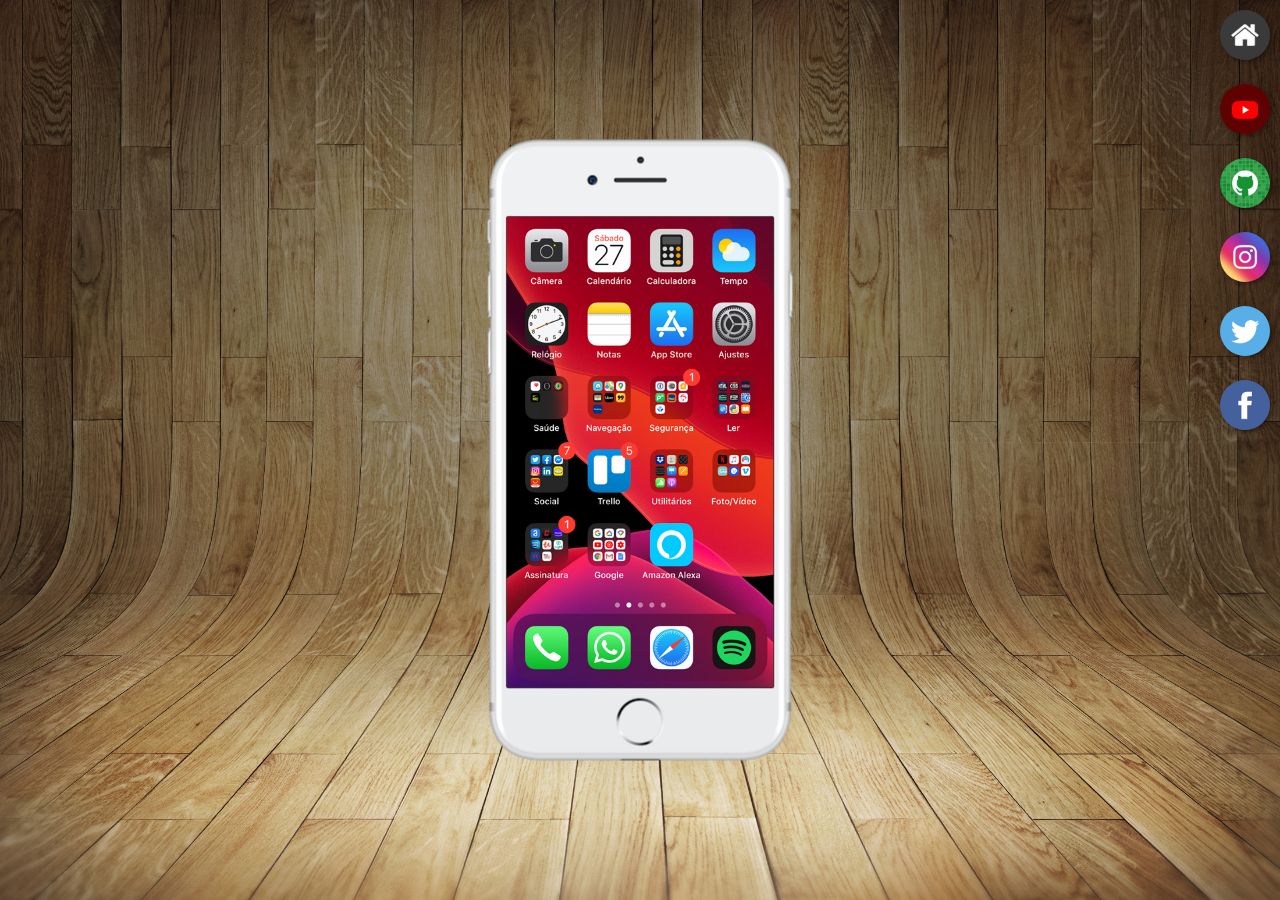
<file: index.html>
<!DOCTYPE html>
<html lang="pt-br">
<head>
    <meta charset="UTF-8">
    <meta name="viewport" content="width=device-width, initial-scale=1.0">
    <title>Projeto Redes Sociais</title>
    <link rel="shortcut icon" href="favicon.ico" type="image/x-icon">
    <link rel="stylesheet" href="estilos/style.css">

</head>
<body>
    <main>
        <section id="telefone">
            <iframe src="home.html" name="tela" id="tela" frameborder="0">
                Seu navegador não é compatível com isso.
            </iframe>
        </section>
        <section id="redes-sociais">
            <a href="home.html" target="tela"><img src="imagens/logo-home.jpg" alt=""></a><br>
            <a href="youtube.html" target="tela"><img src="imagens/logo-youtube.jpg" alt=""></a><br>
            <a href="github.html" target="tela"><img src="imagens/logo-github.jpg" alt=""></a><br>
            <a href="instagram.html" target="tela"><img src="imagens/logo-instagram.jpg" alt=""></a><br>
            <a href="twitter.html" target="tela"><img src="imagens/logo-twitter.jpg" alt=""></a><br>
            <a href="facebook.html" target="tela"><img src="imagens/logo-facebook.jpg" alt=""></a>            
        </section>
    </main>
</body>
</html>
</file>
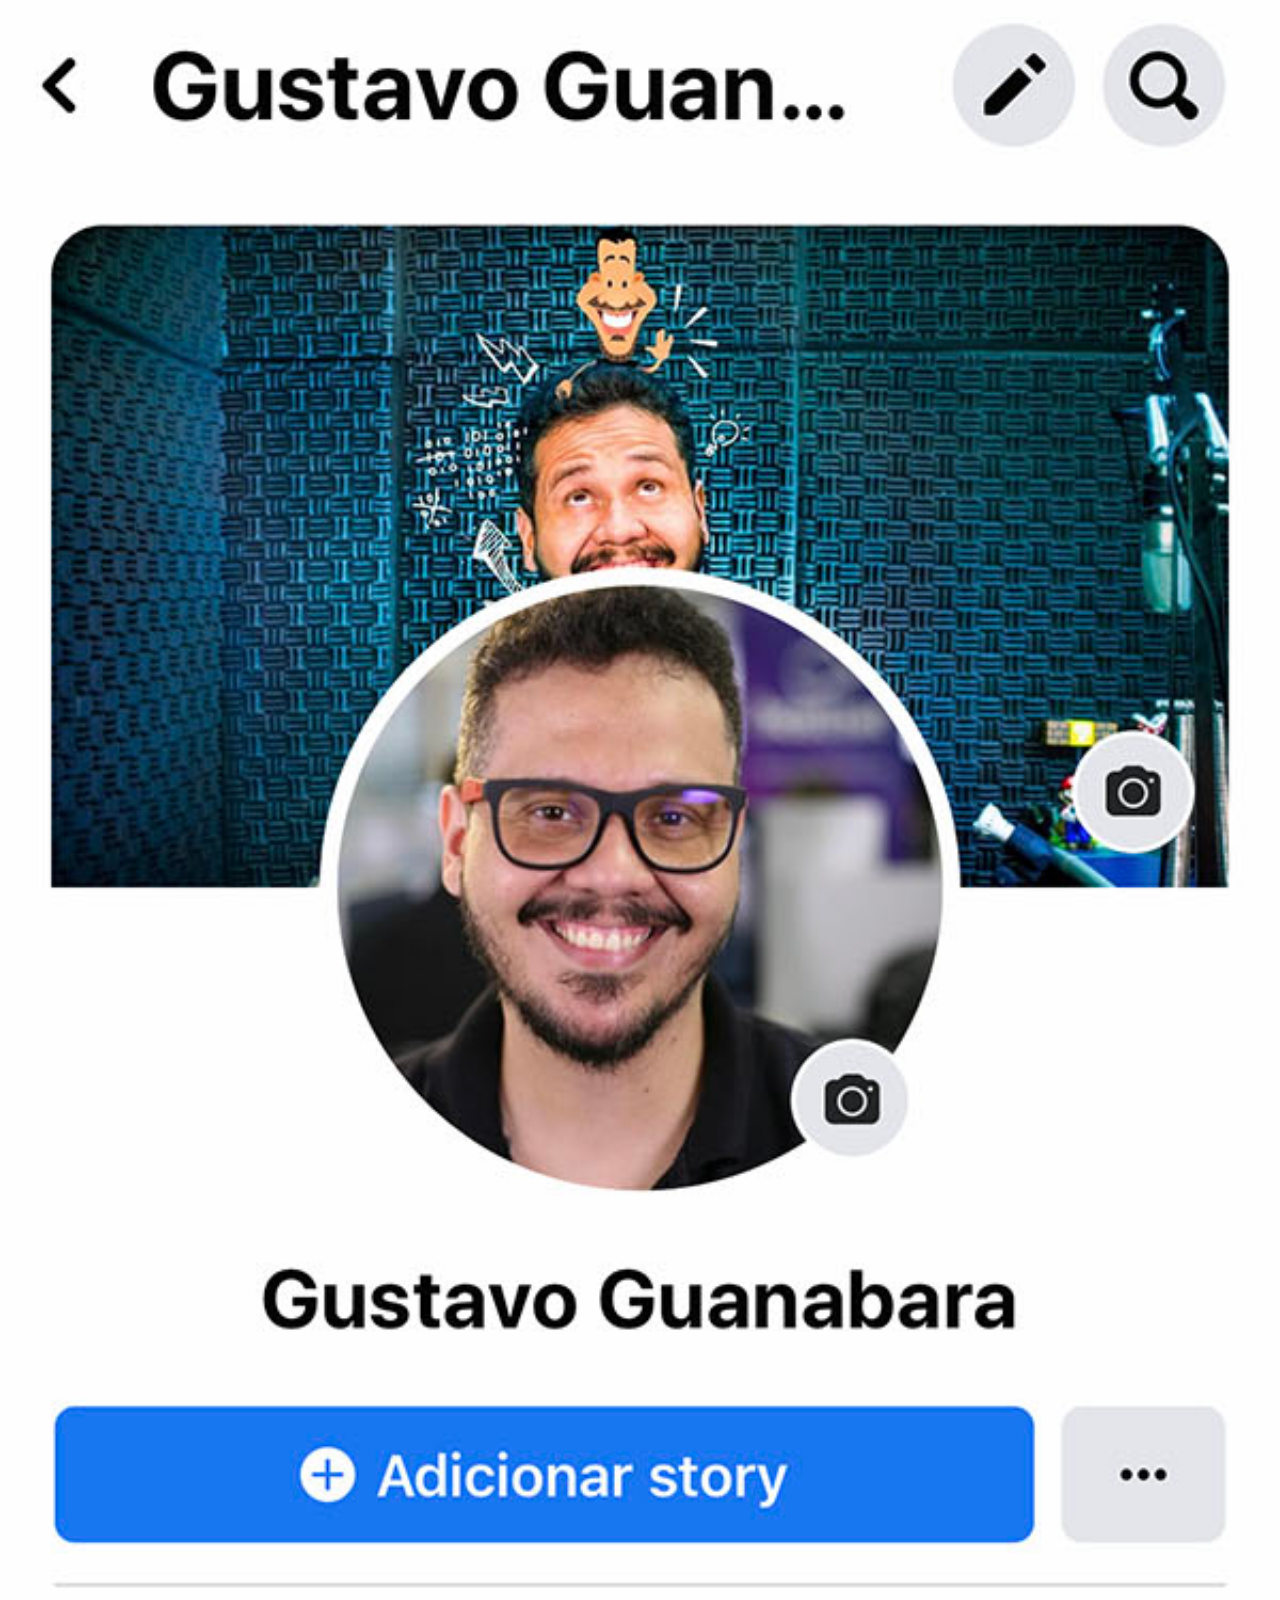
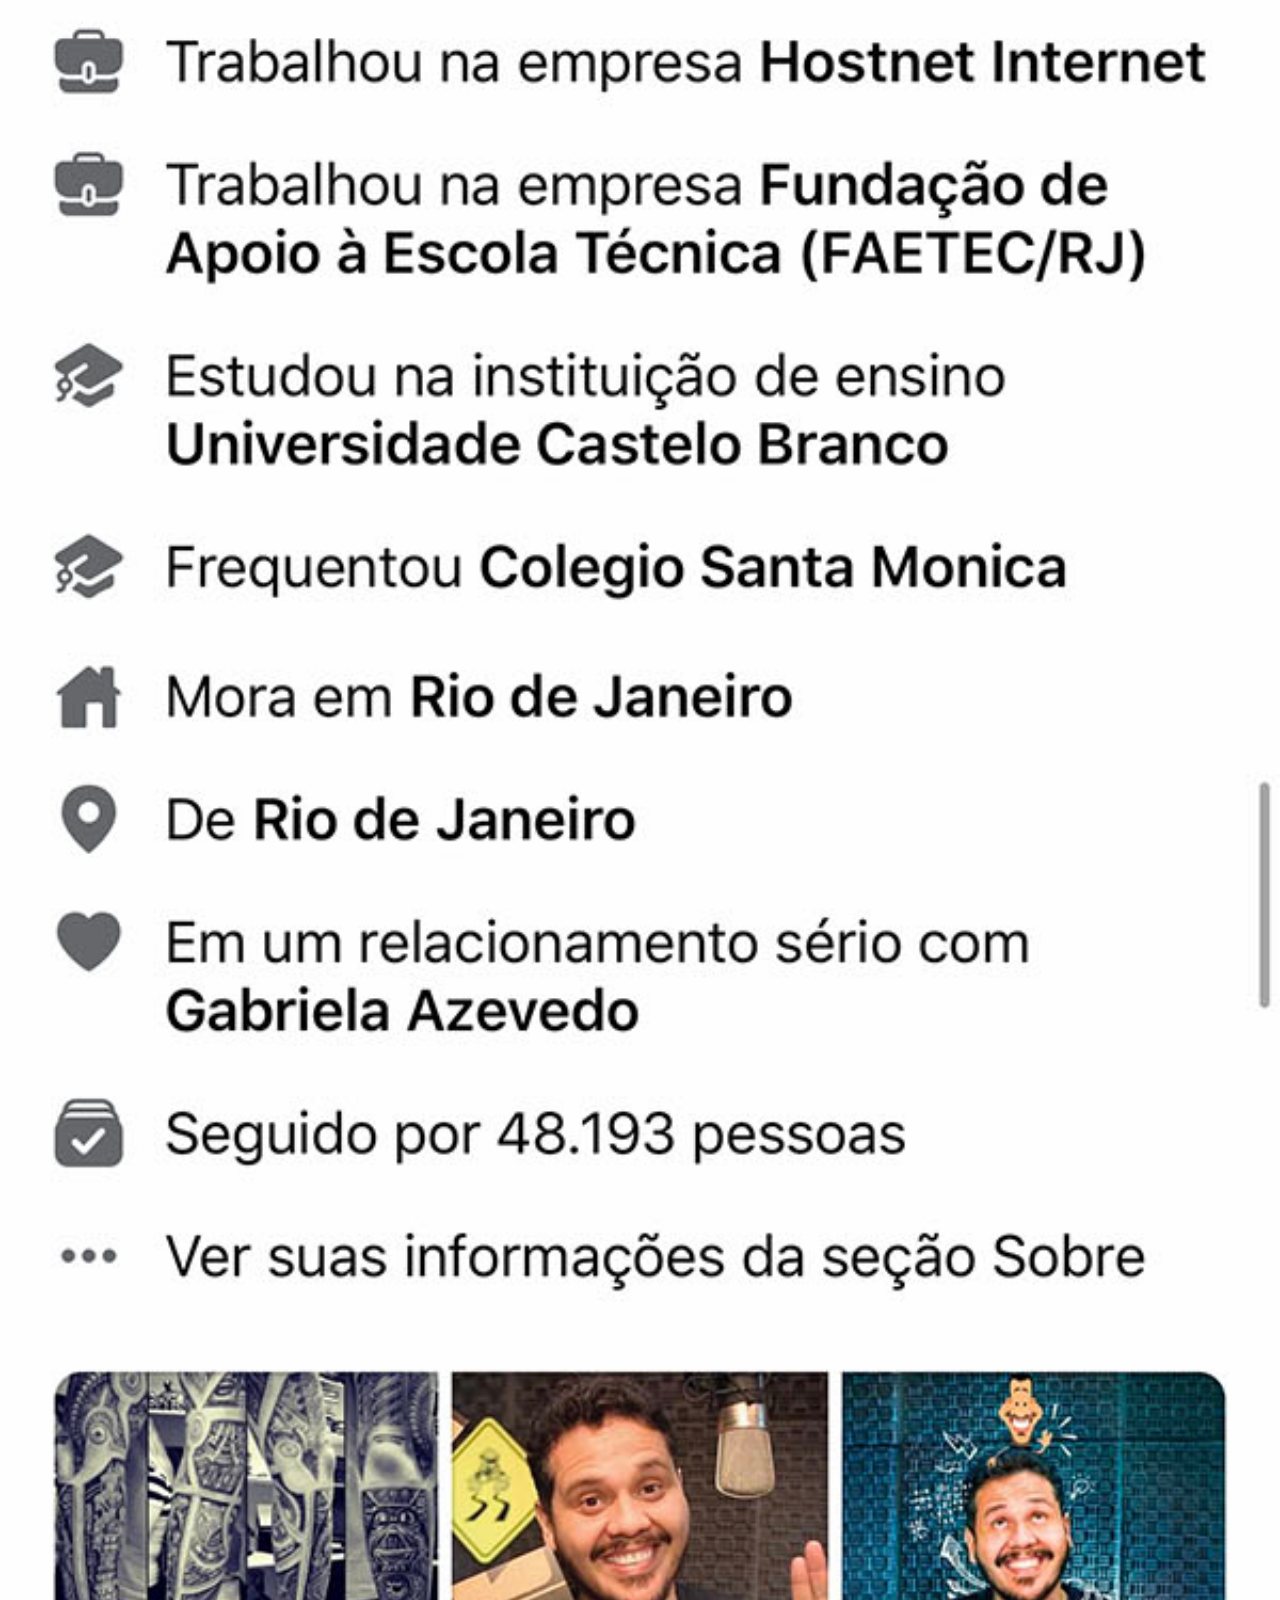
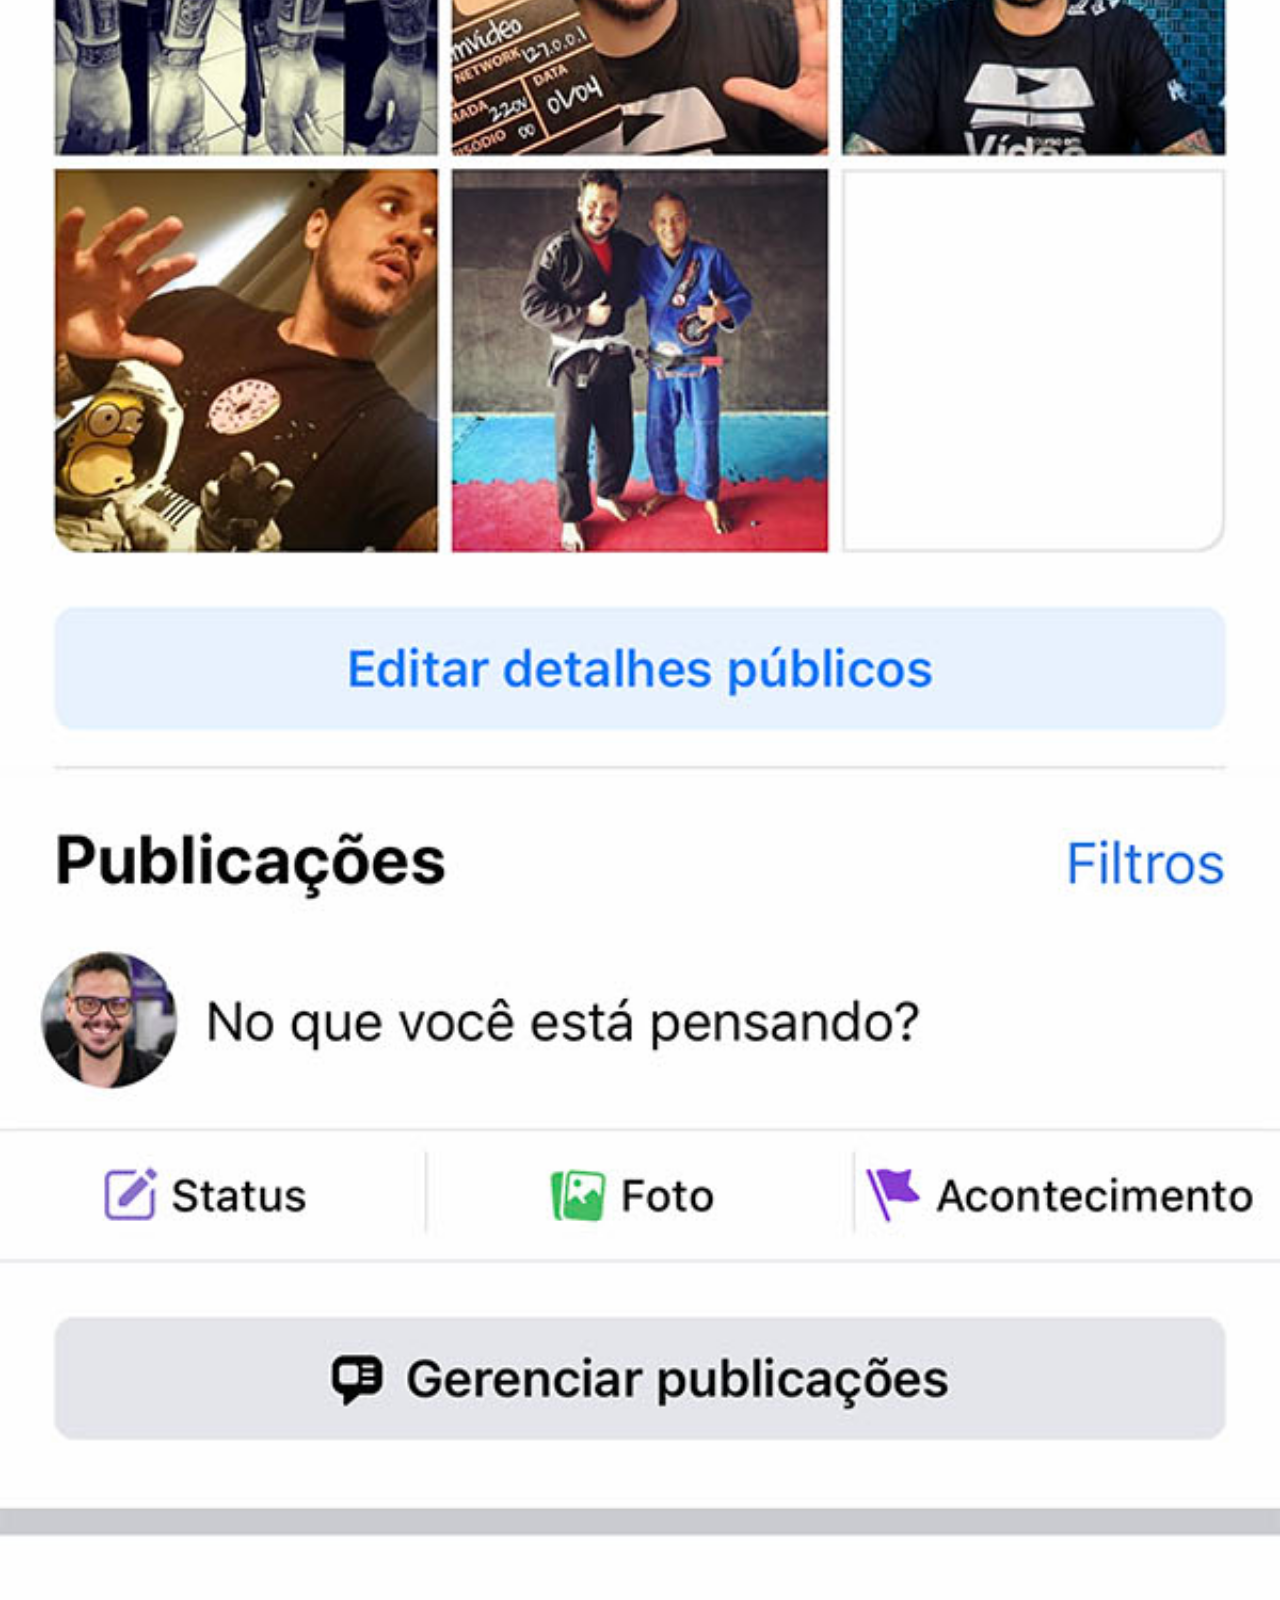
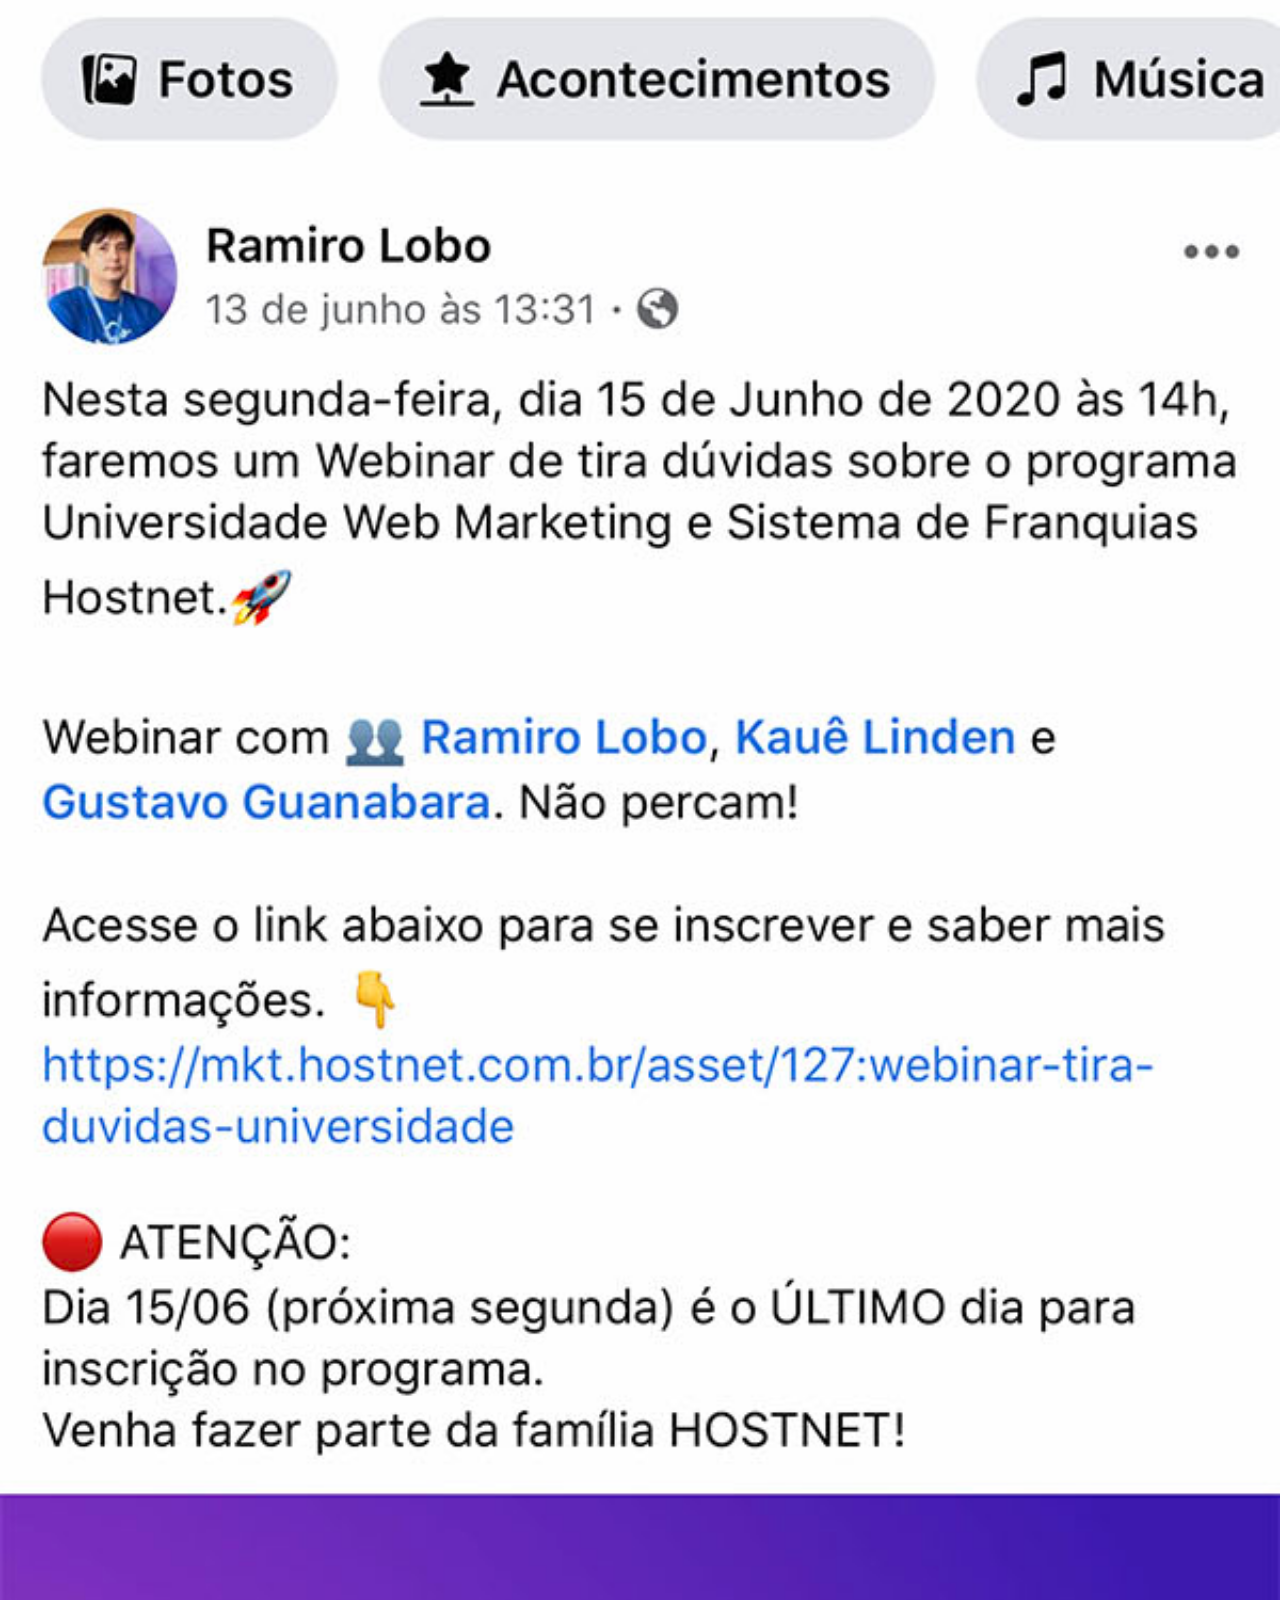
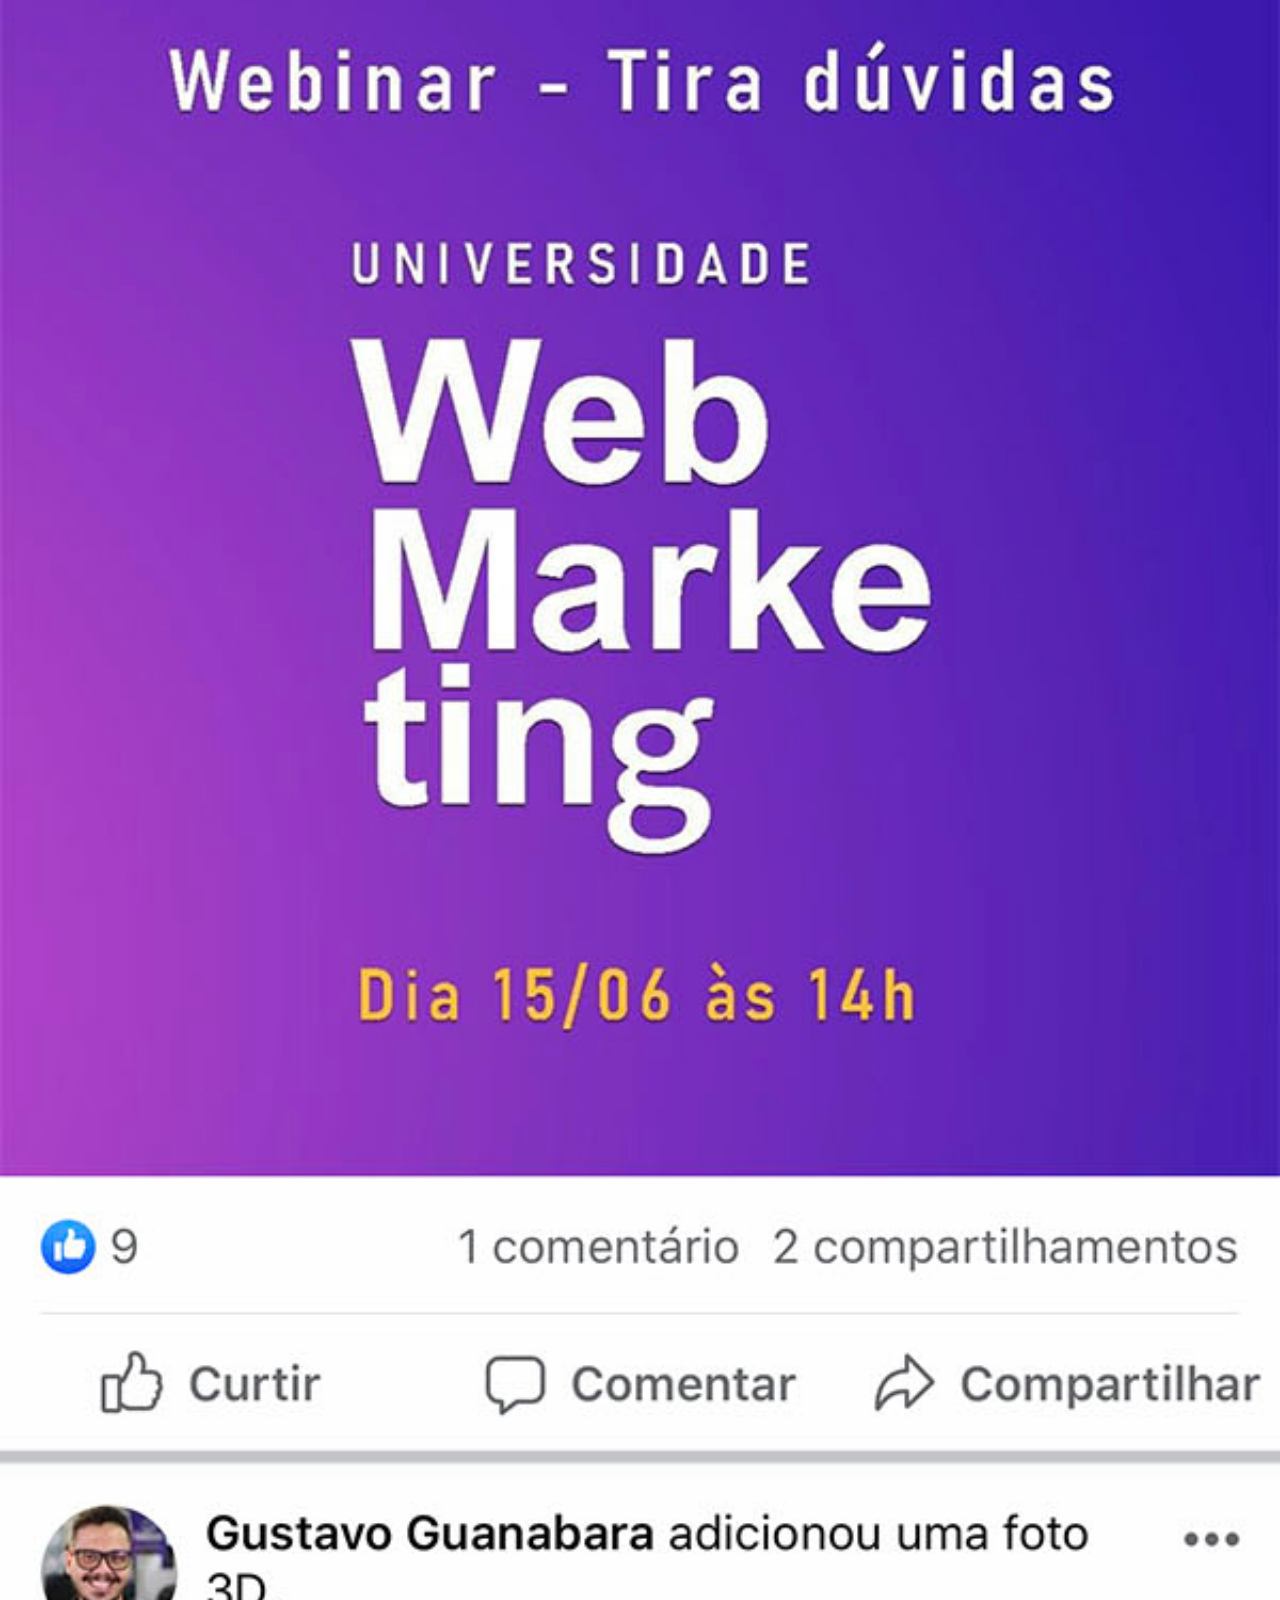
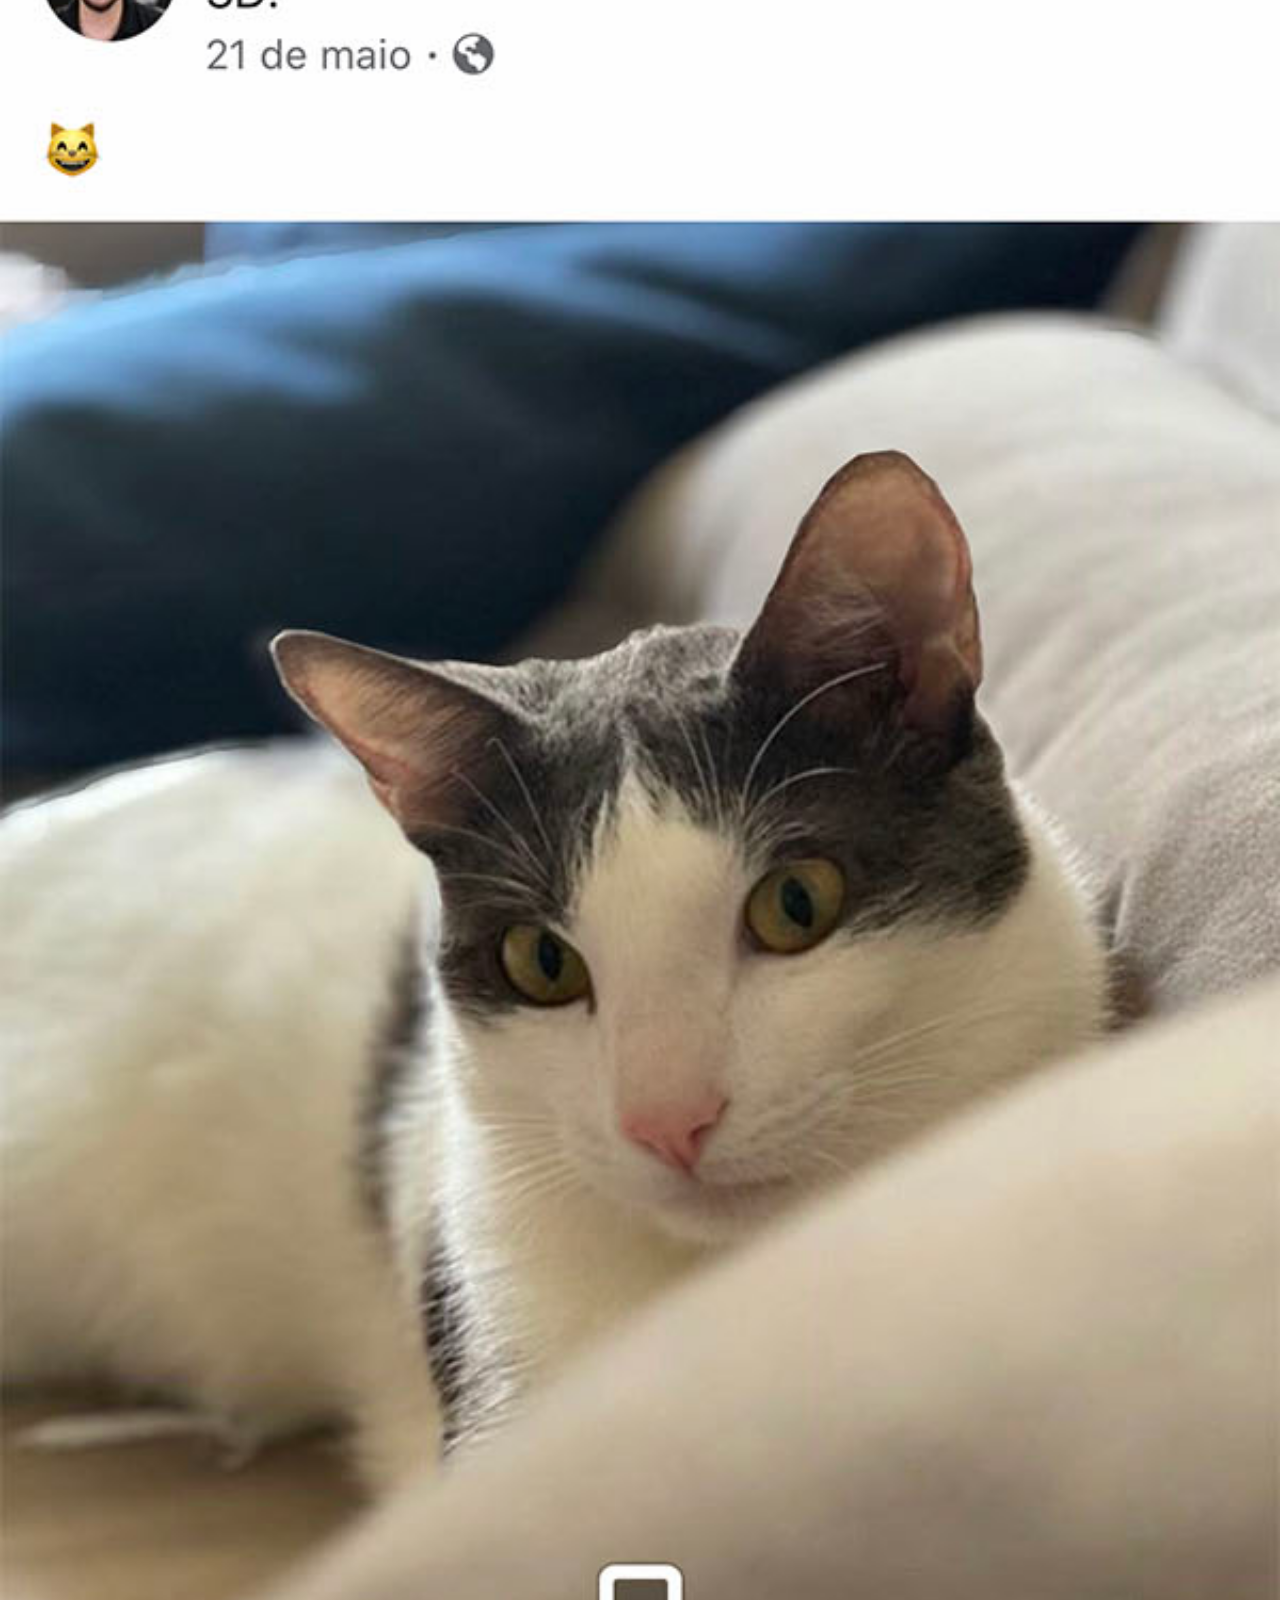
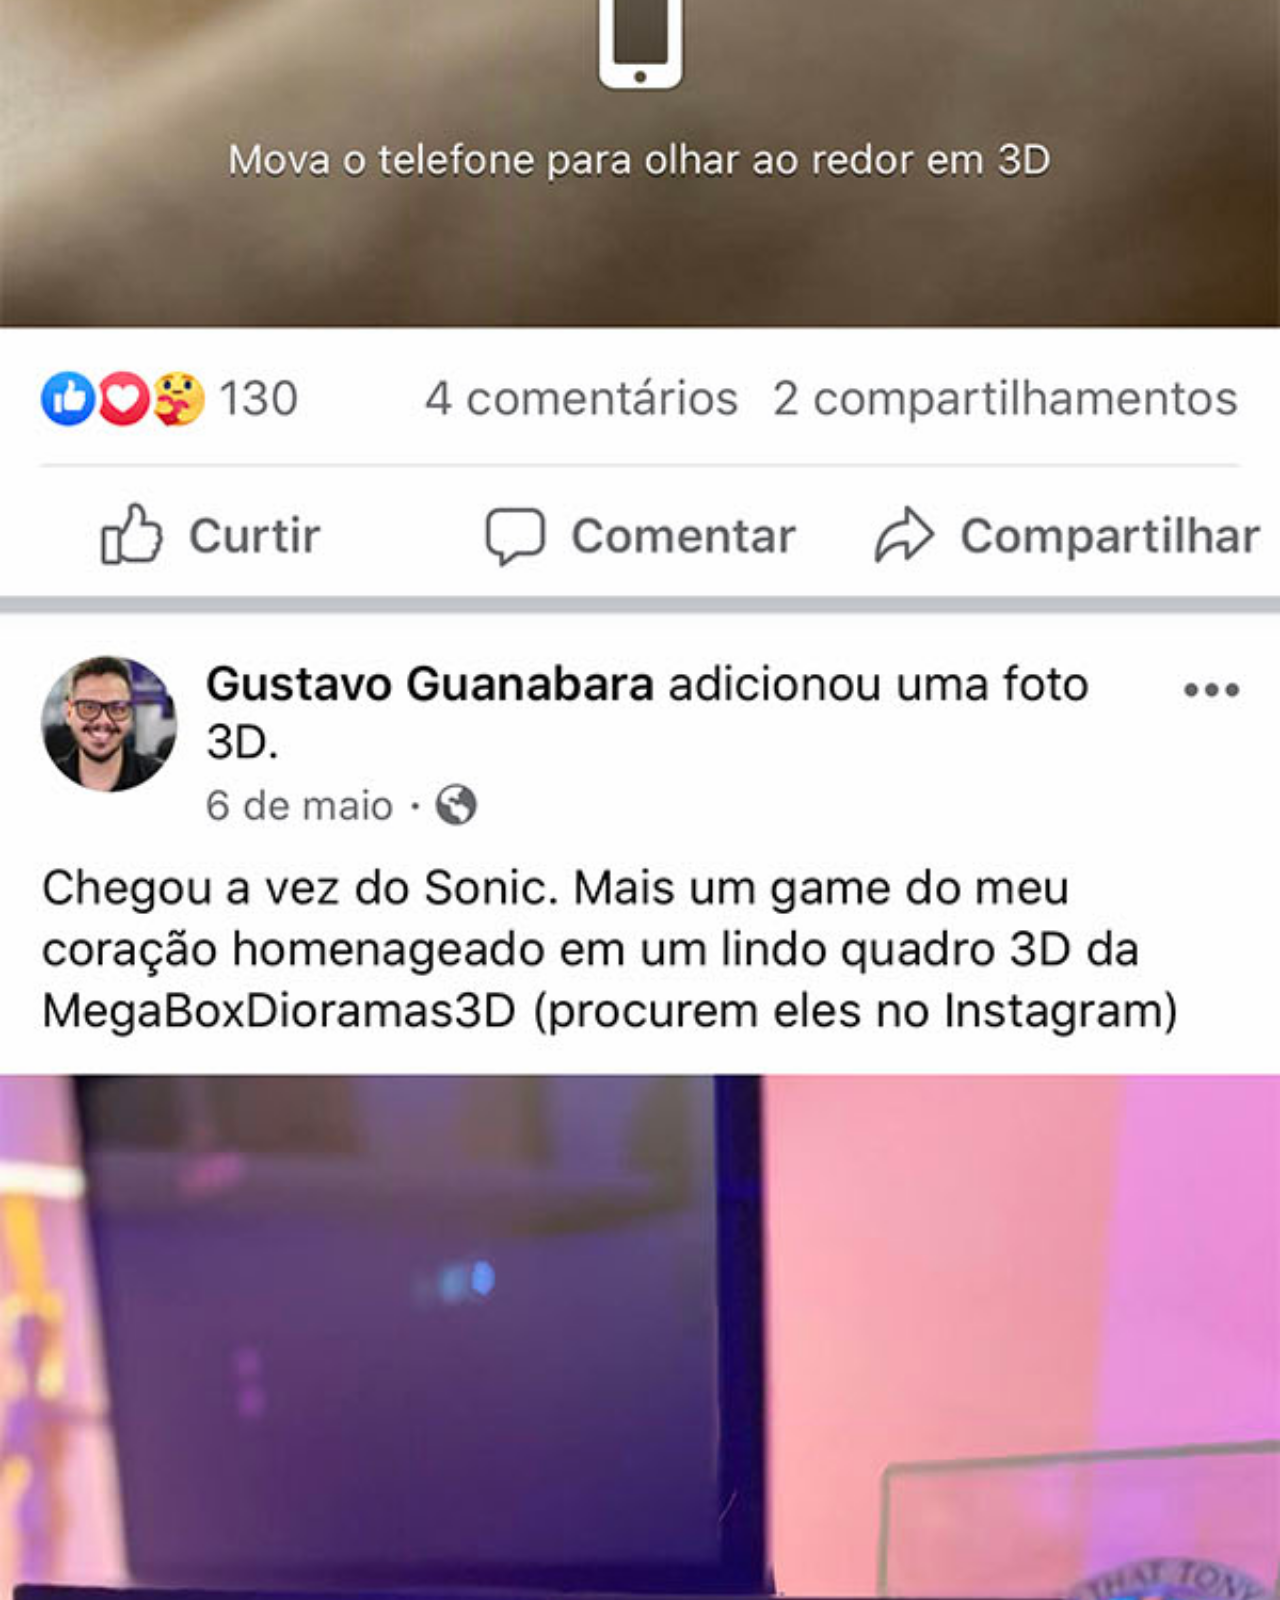
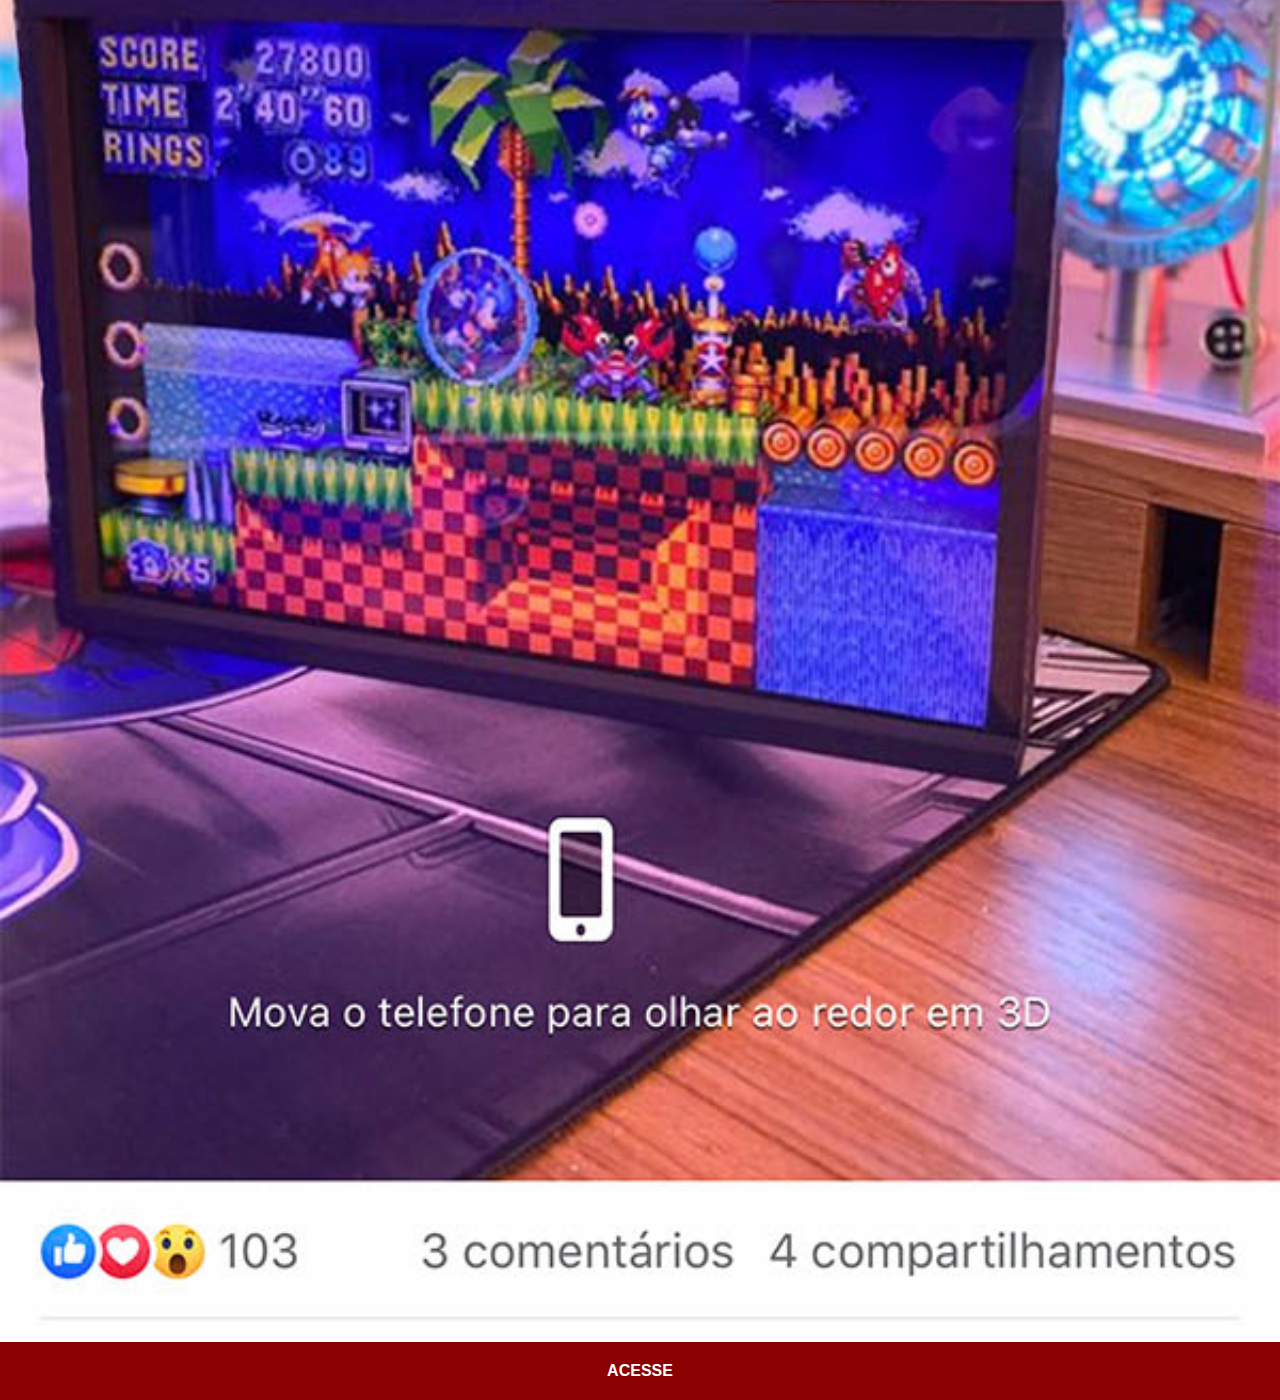
<file: facebook.html>
<!DOCTYPE html>
<html lang="pt-br">
<head>
    <meta charset="UTF-8">
    <meta name="viewport" content="width=device-width, initial-scale=1.0">
    <title>Facebook</title>
    <link rel="stylesheet" href="estilos/social.css">
</head>
<body>
    <img src="imagens/tela-facebook.jpg" alt="">
    <a href="https://www.facebook.com/gustavoguanabara/?locale=pt_BR" target="_blank">ACESSE</a>
</body>
</html>
</file>
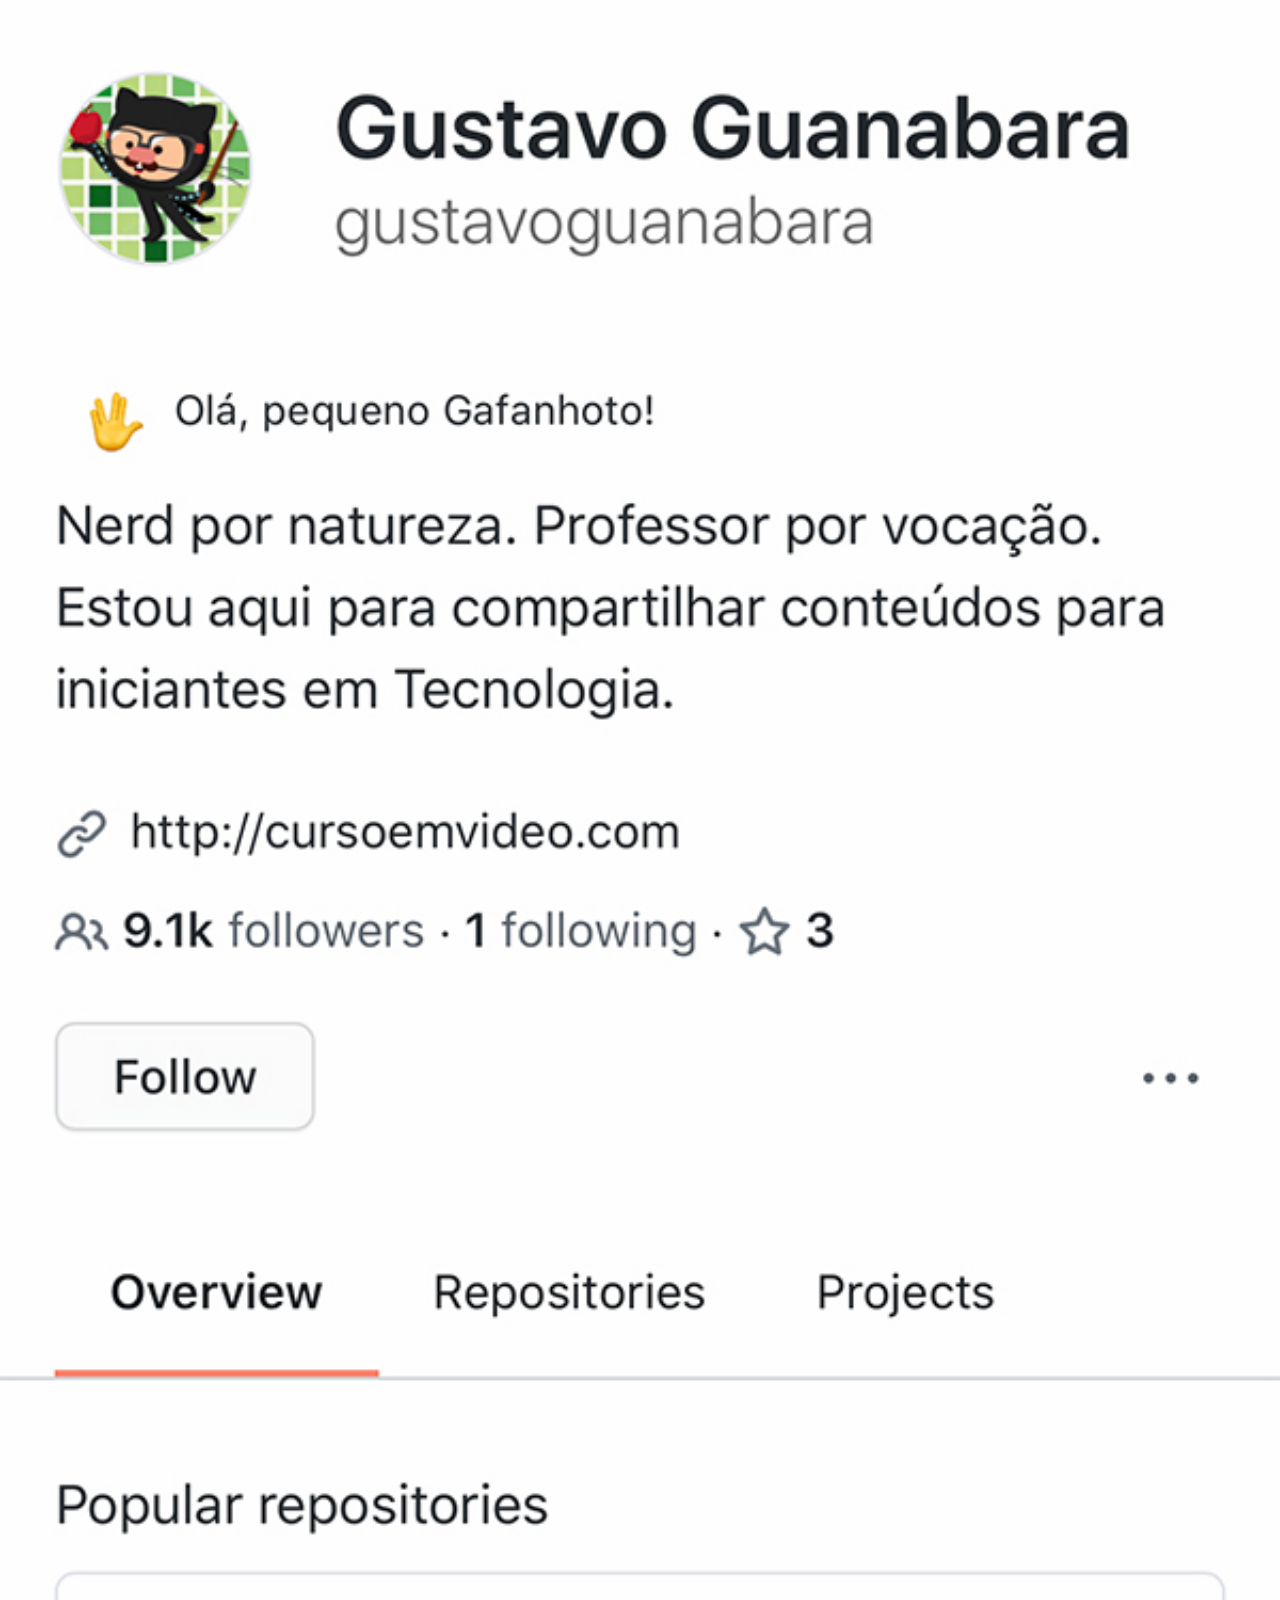
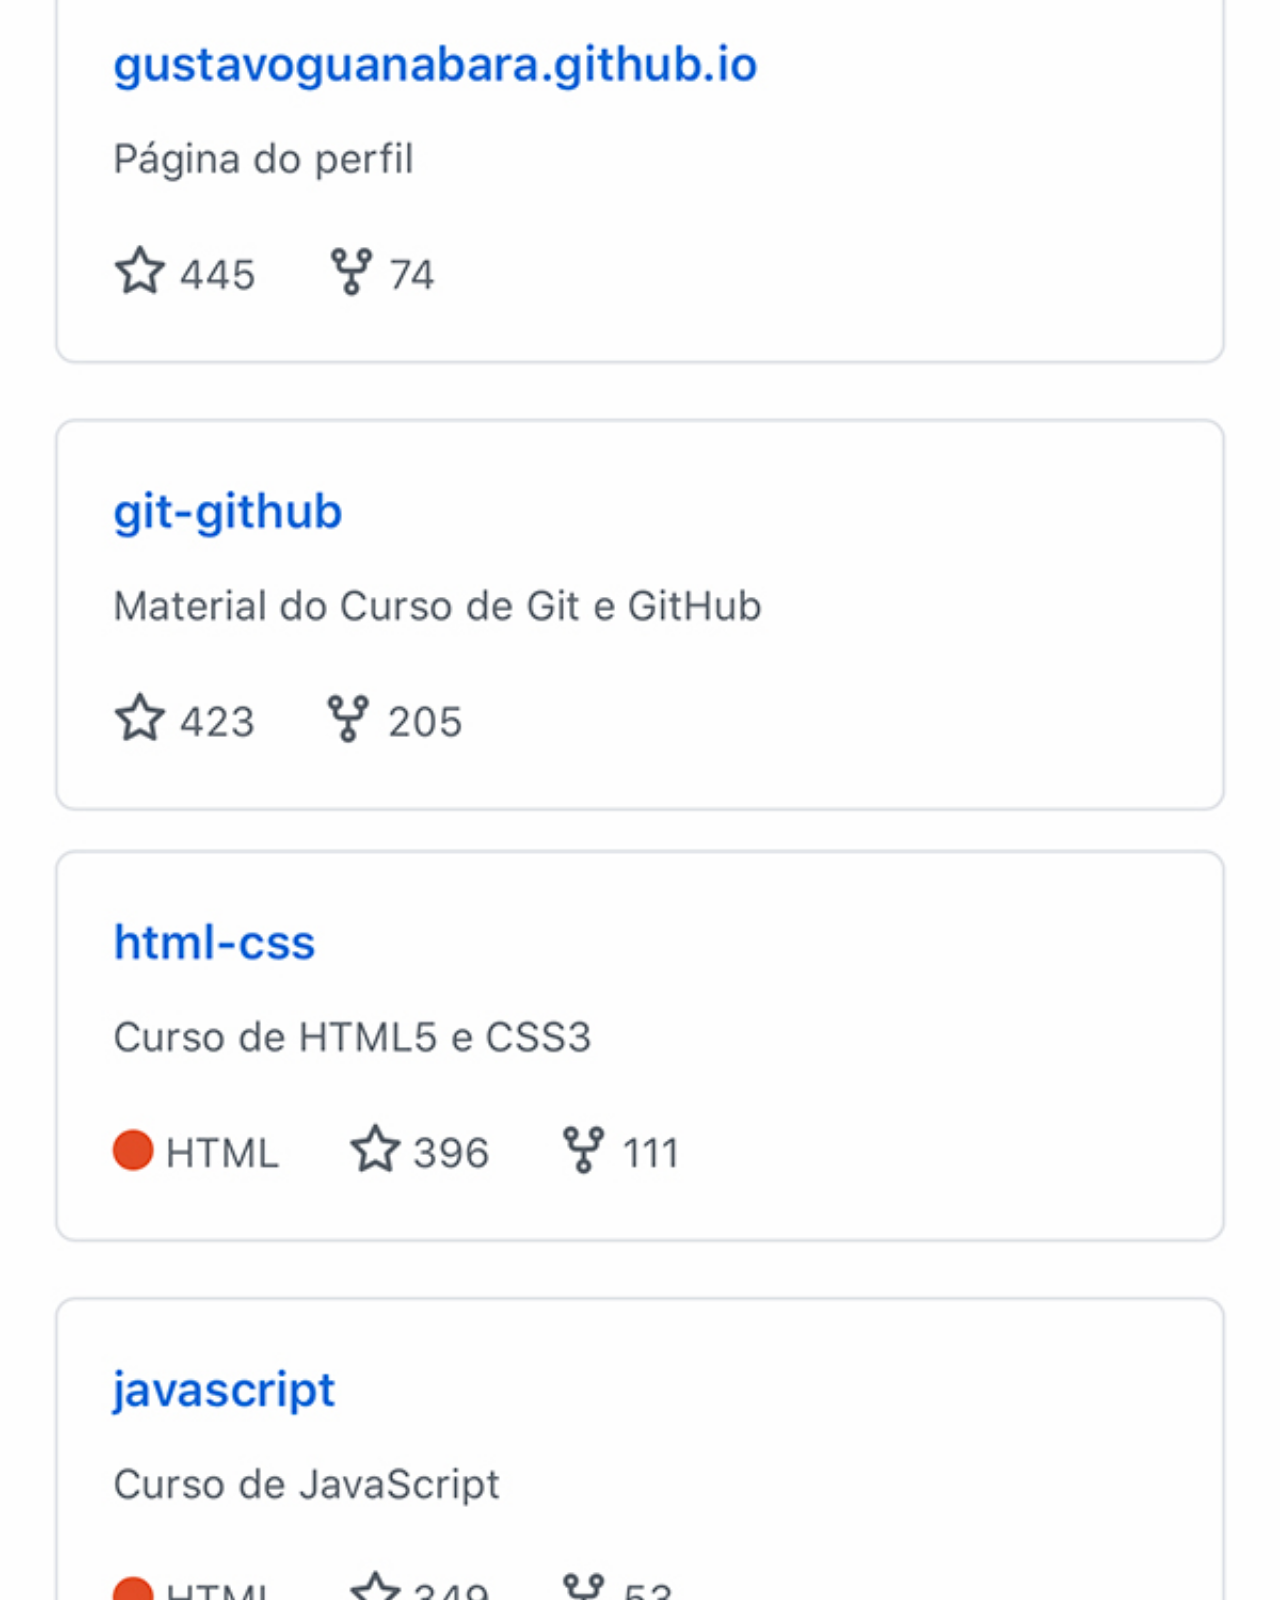
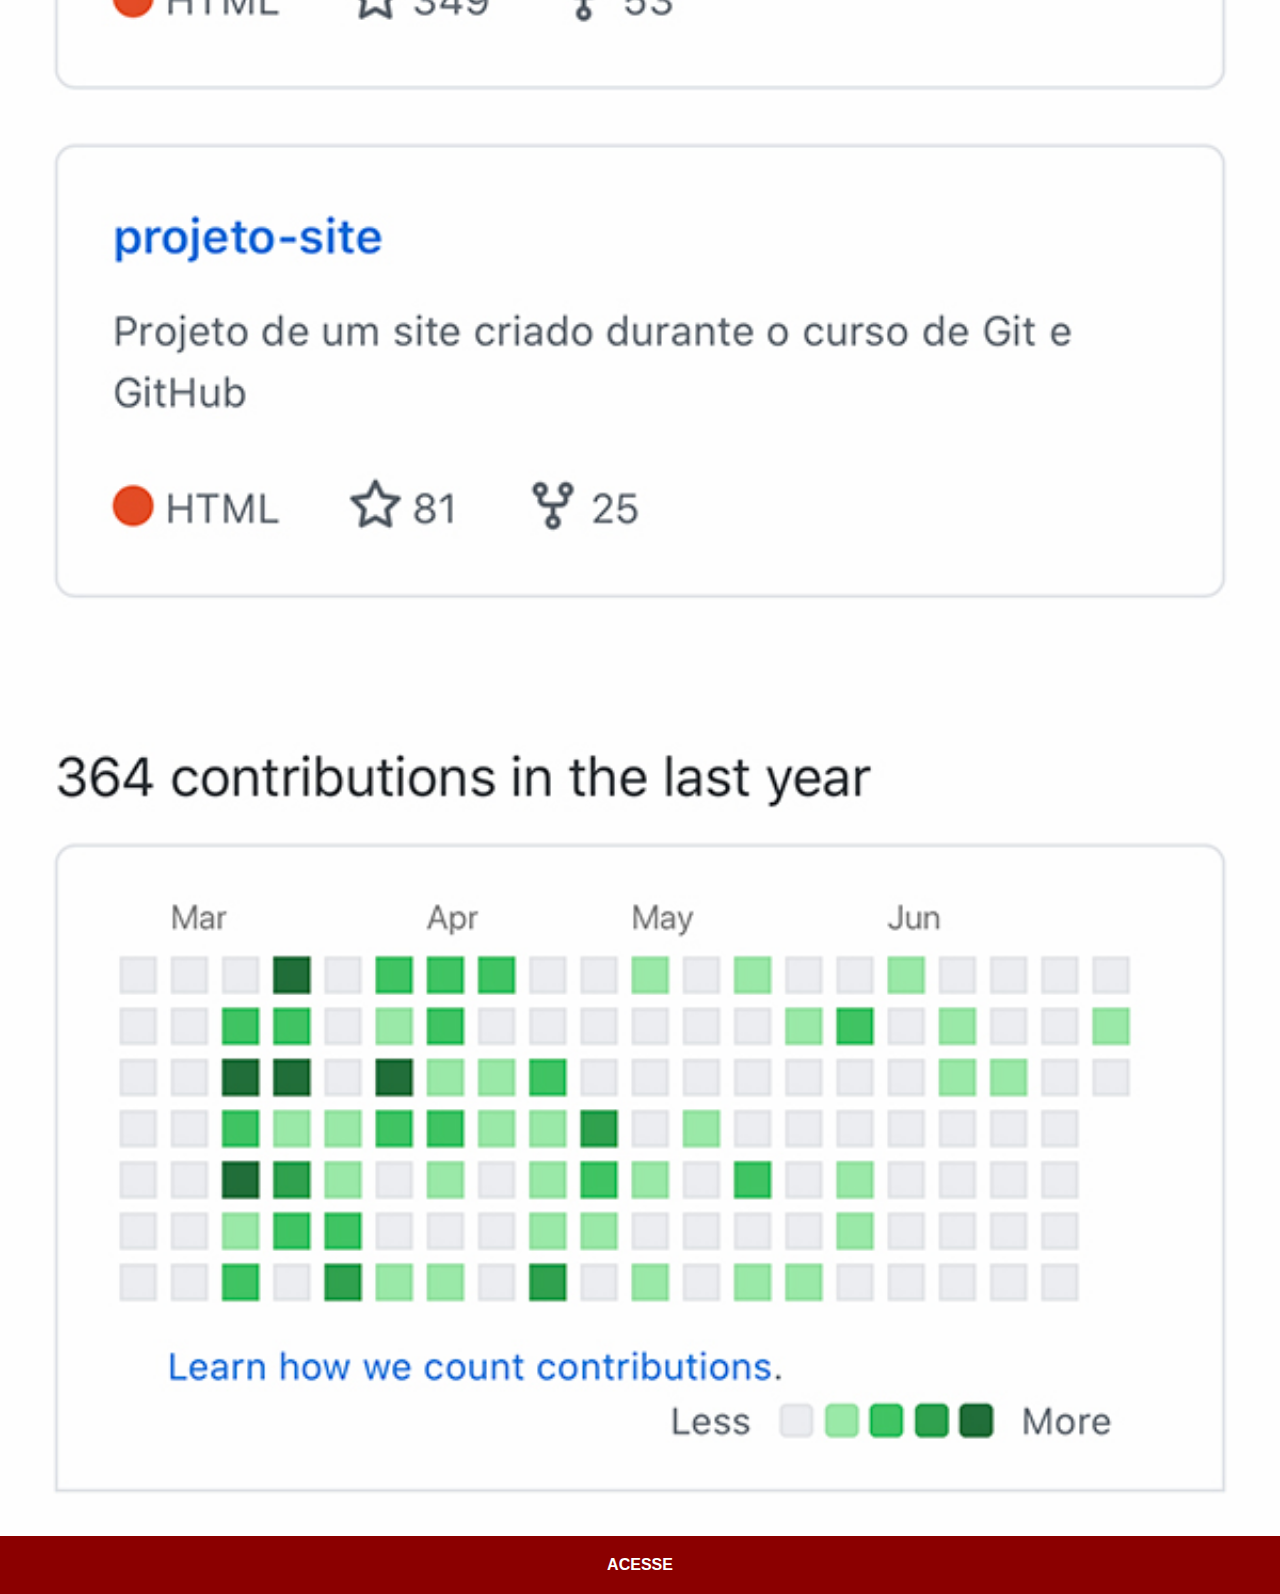
<file: github.html>
<!DOCTYPE html>
<html lang="pt-br">
<head>
    <meta charset="UTF-8">
    <meta name="viewport" content="width=device-width, initial-scale=1.0">
    <title>Github</title>
    <link rel="stylesheet" href="estilos/social.css">
</head>
<body>
    <img src="imagens/tela-github.jpg" alt="">
    <a href="https://gustavoguanabara.github.io/" target="_blank">ACESSE</a>
</body>
</html>
</file>
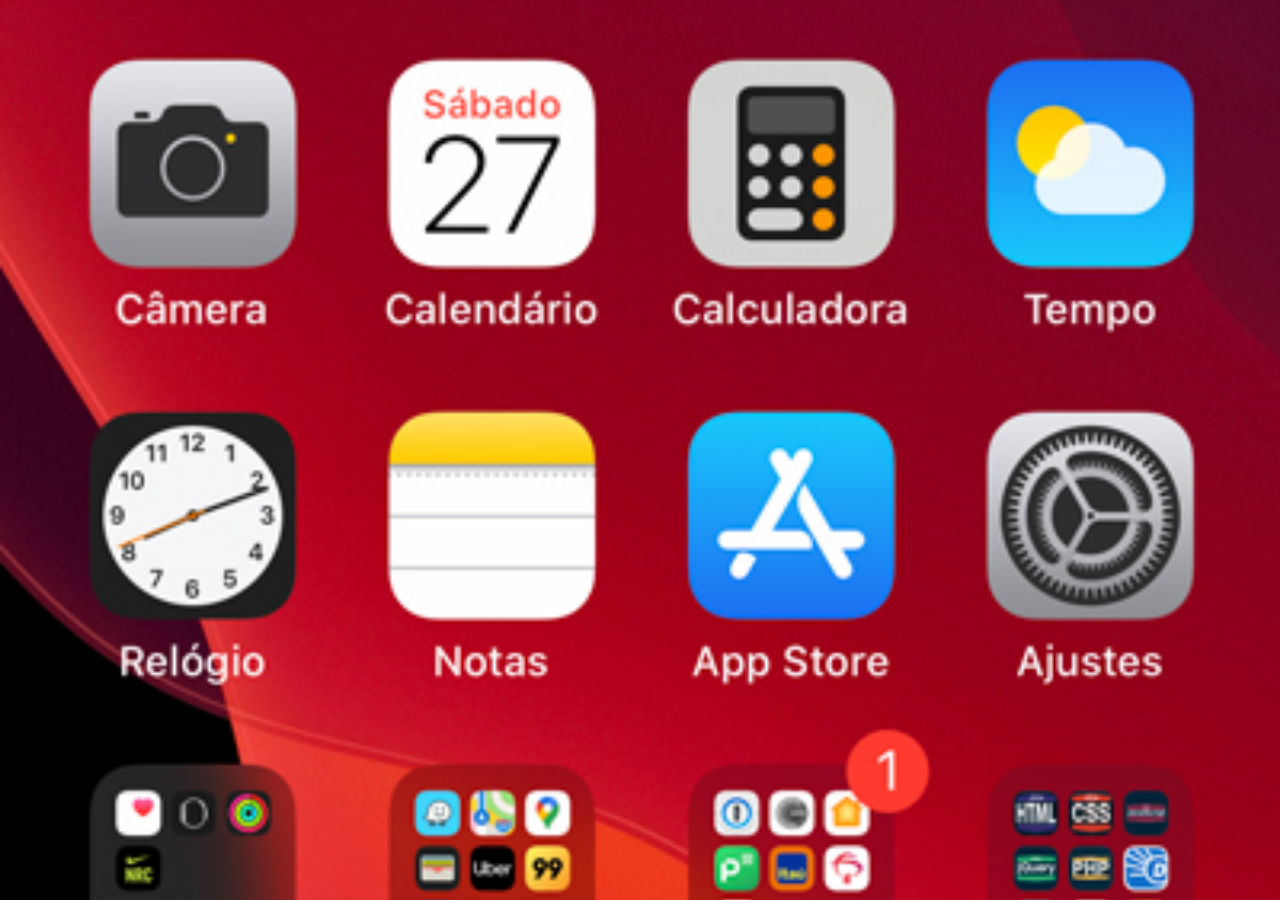
<file: home.html>
<!DOCTYPE html>
<html lang="pt-br">
<head>
    <meta charset="UTF-8">
    <meta name="viewport" content="width=device-width, initial-scale=1.0">
    <title>Home</title>
</head>
<style>
    * {
        margin: 0px;
        padding: 0px;
    }

    body {
        width: 100vw;
        height: 100vh;
        background: black url('imagens/tela-home.jpg') no-repeat top center;
        background-size: cover;
                
    }

</style>
<body>
    
</body>
</html>
</file>
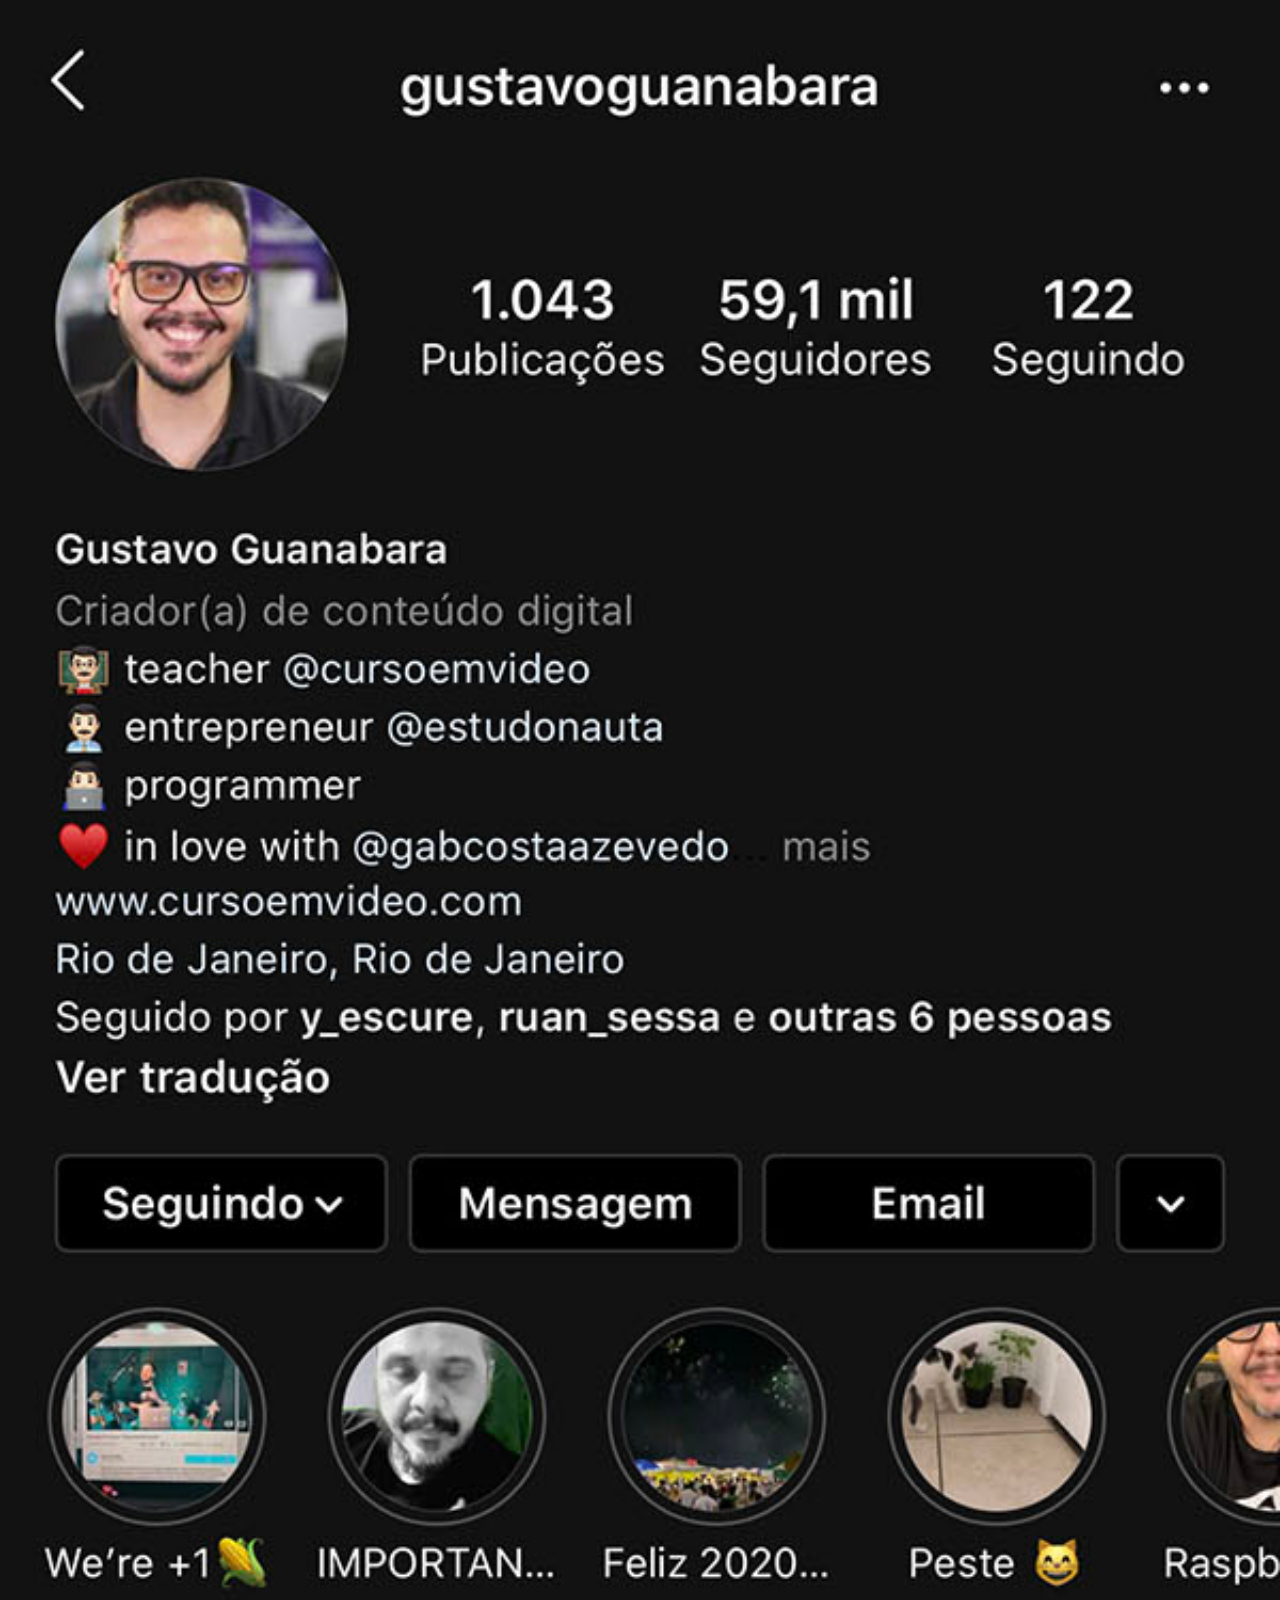
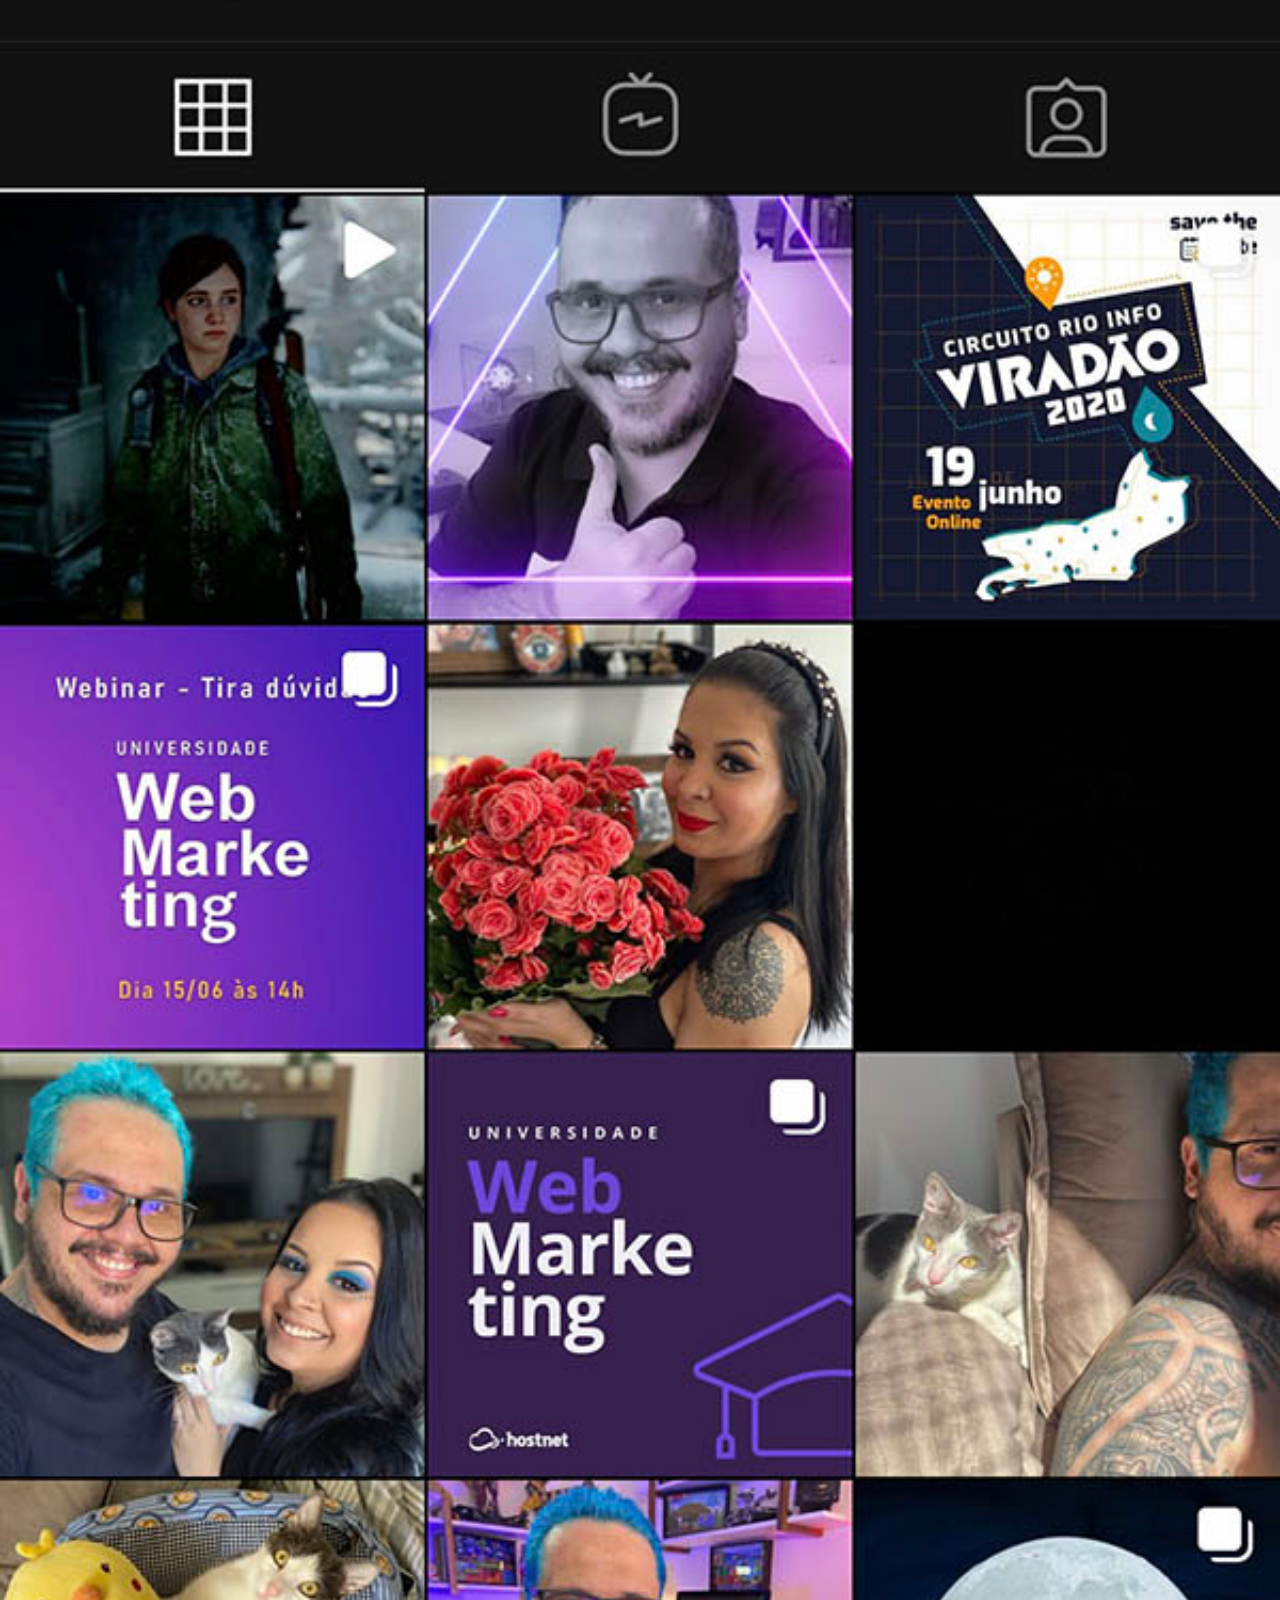
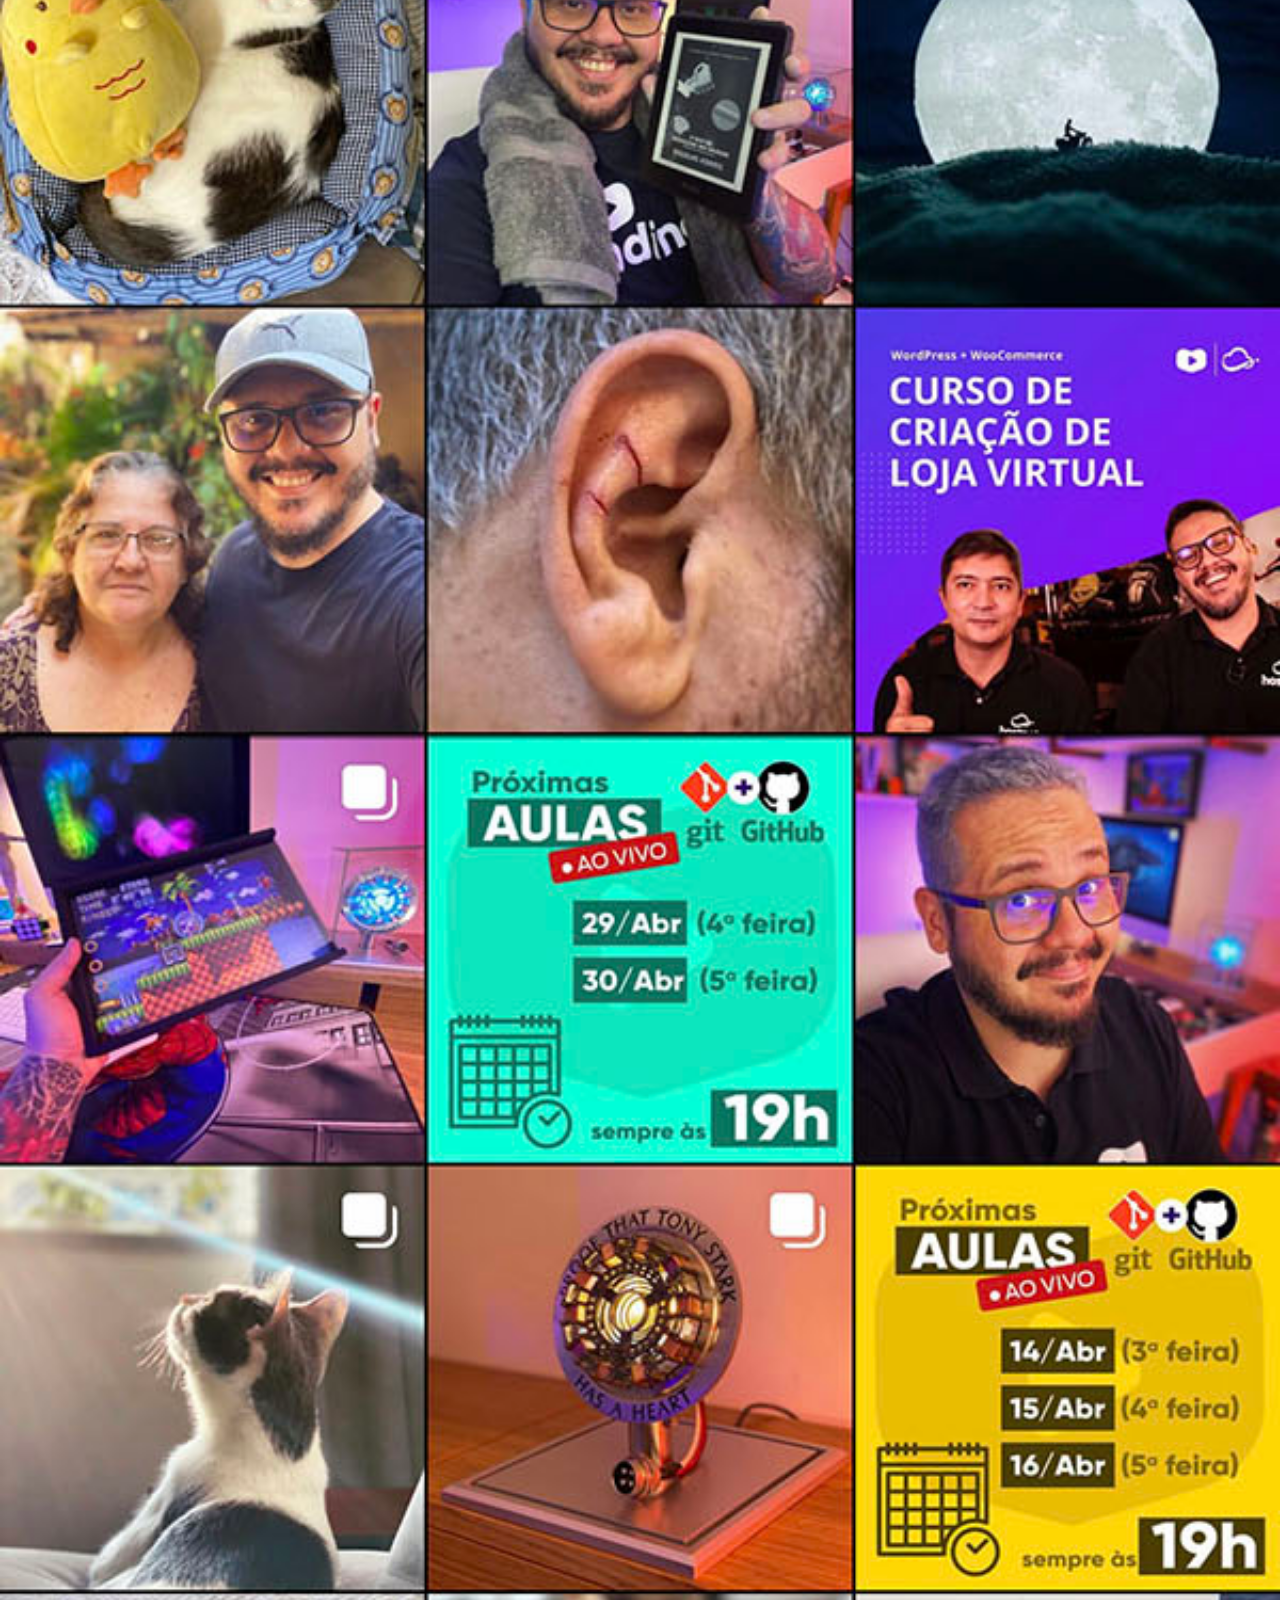
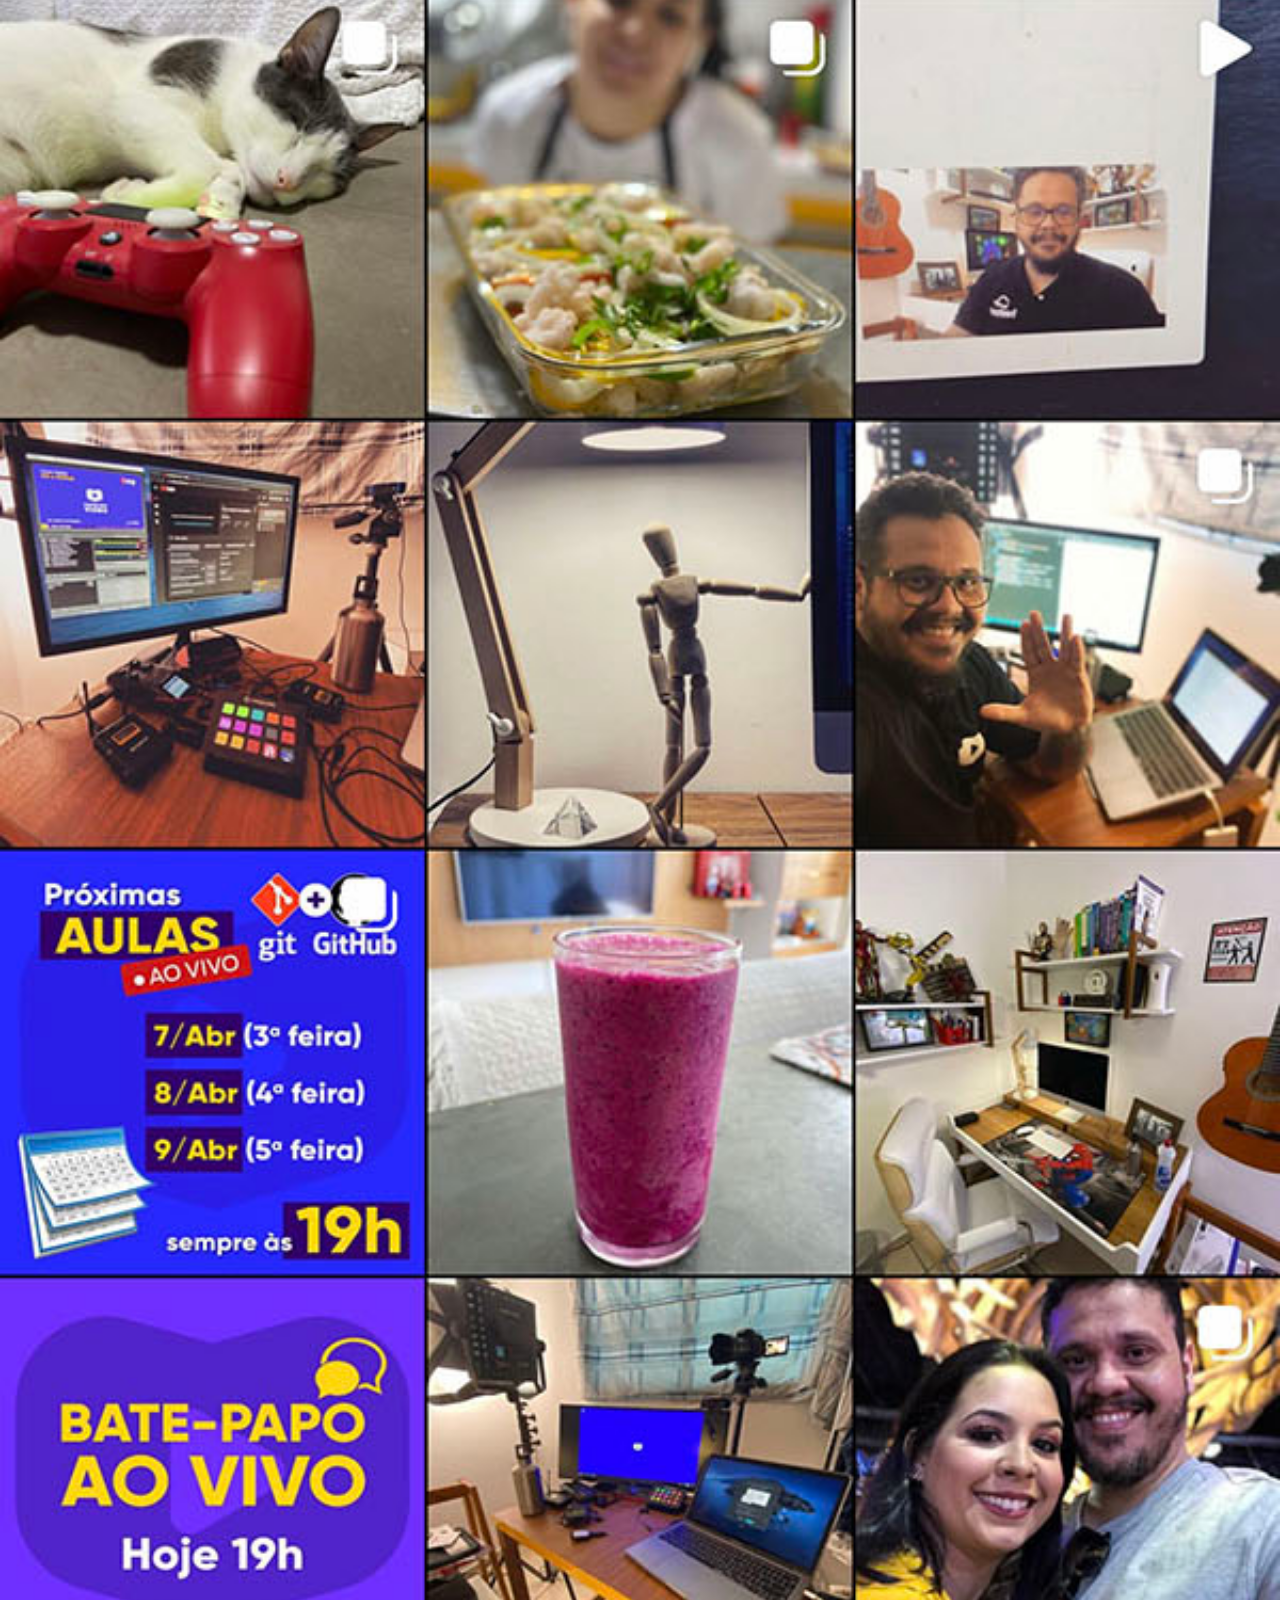
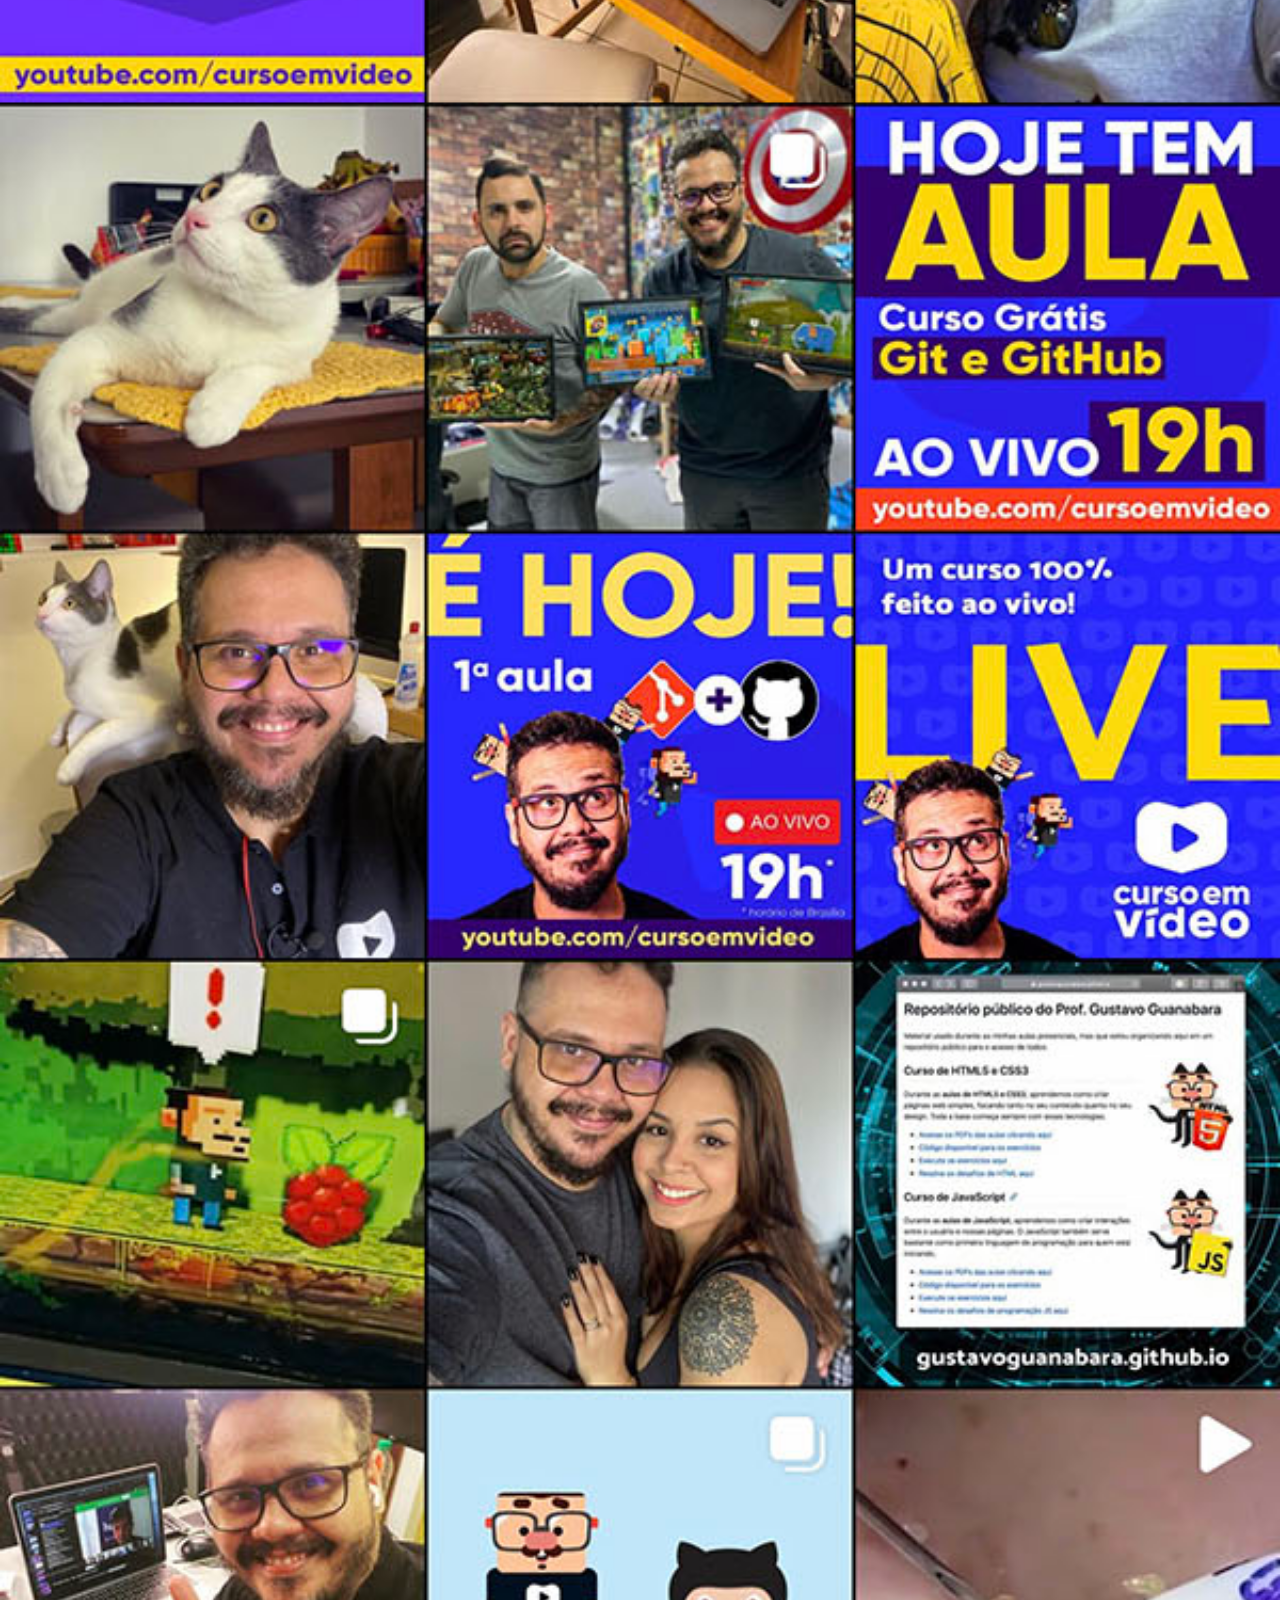
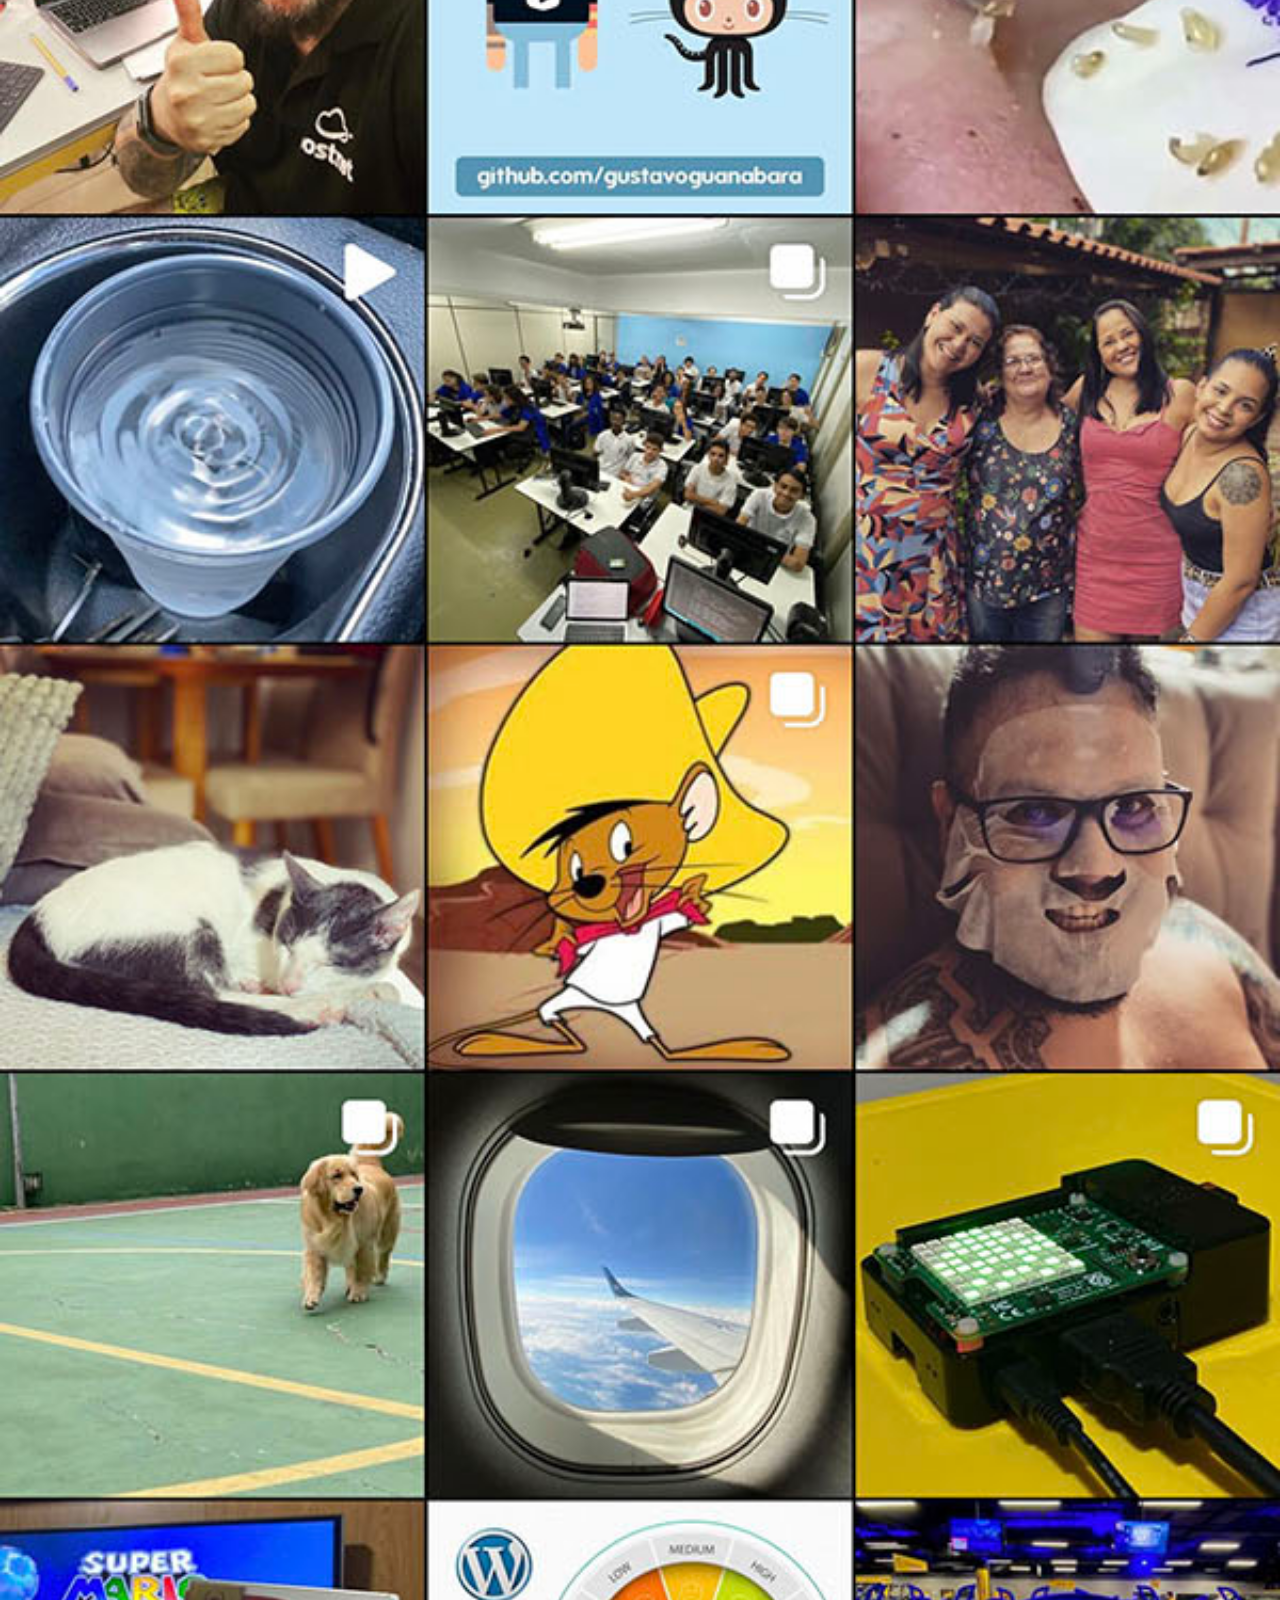
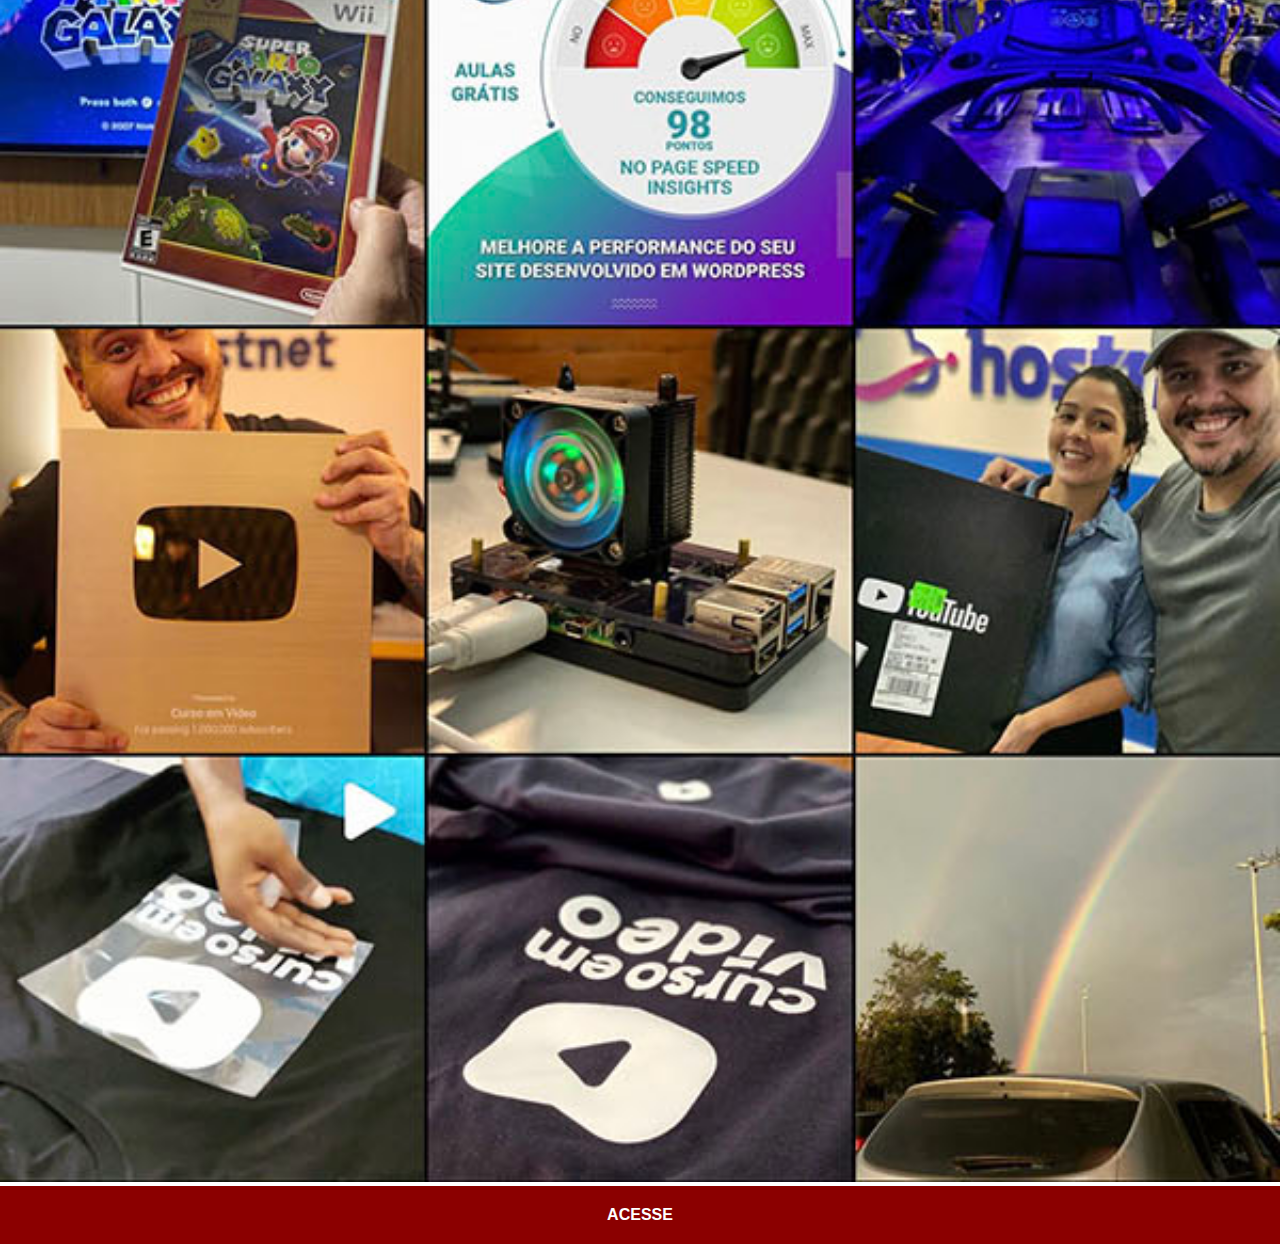
<file: instagram.html>
<!DOCTYPE html>
<html lang="pt-br">
<head>
    <meta charset="UTF-8">
    <meta name="viewport" content="width=device-width, initial-scale=1.0">
    <title>Instagram</title>
    <link rel="stylesheet" href="estilos/social.css">
</head>
<body>
    <img src="imagens/tela-instagram.jpg" alt="">
    <a href="https://www.instagram.com/gustavoguanabara/" target="_blank">ACESSE</a>
</body>
</html>
</file>
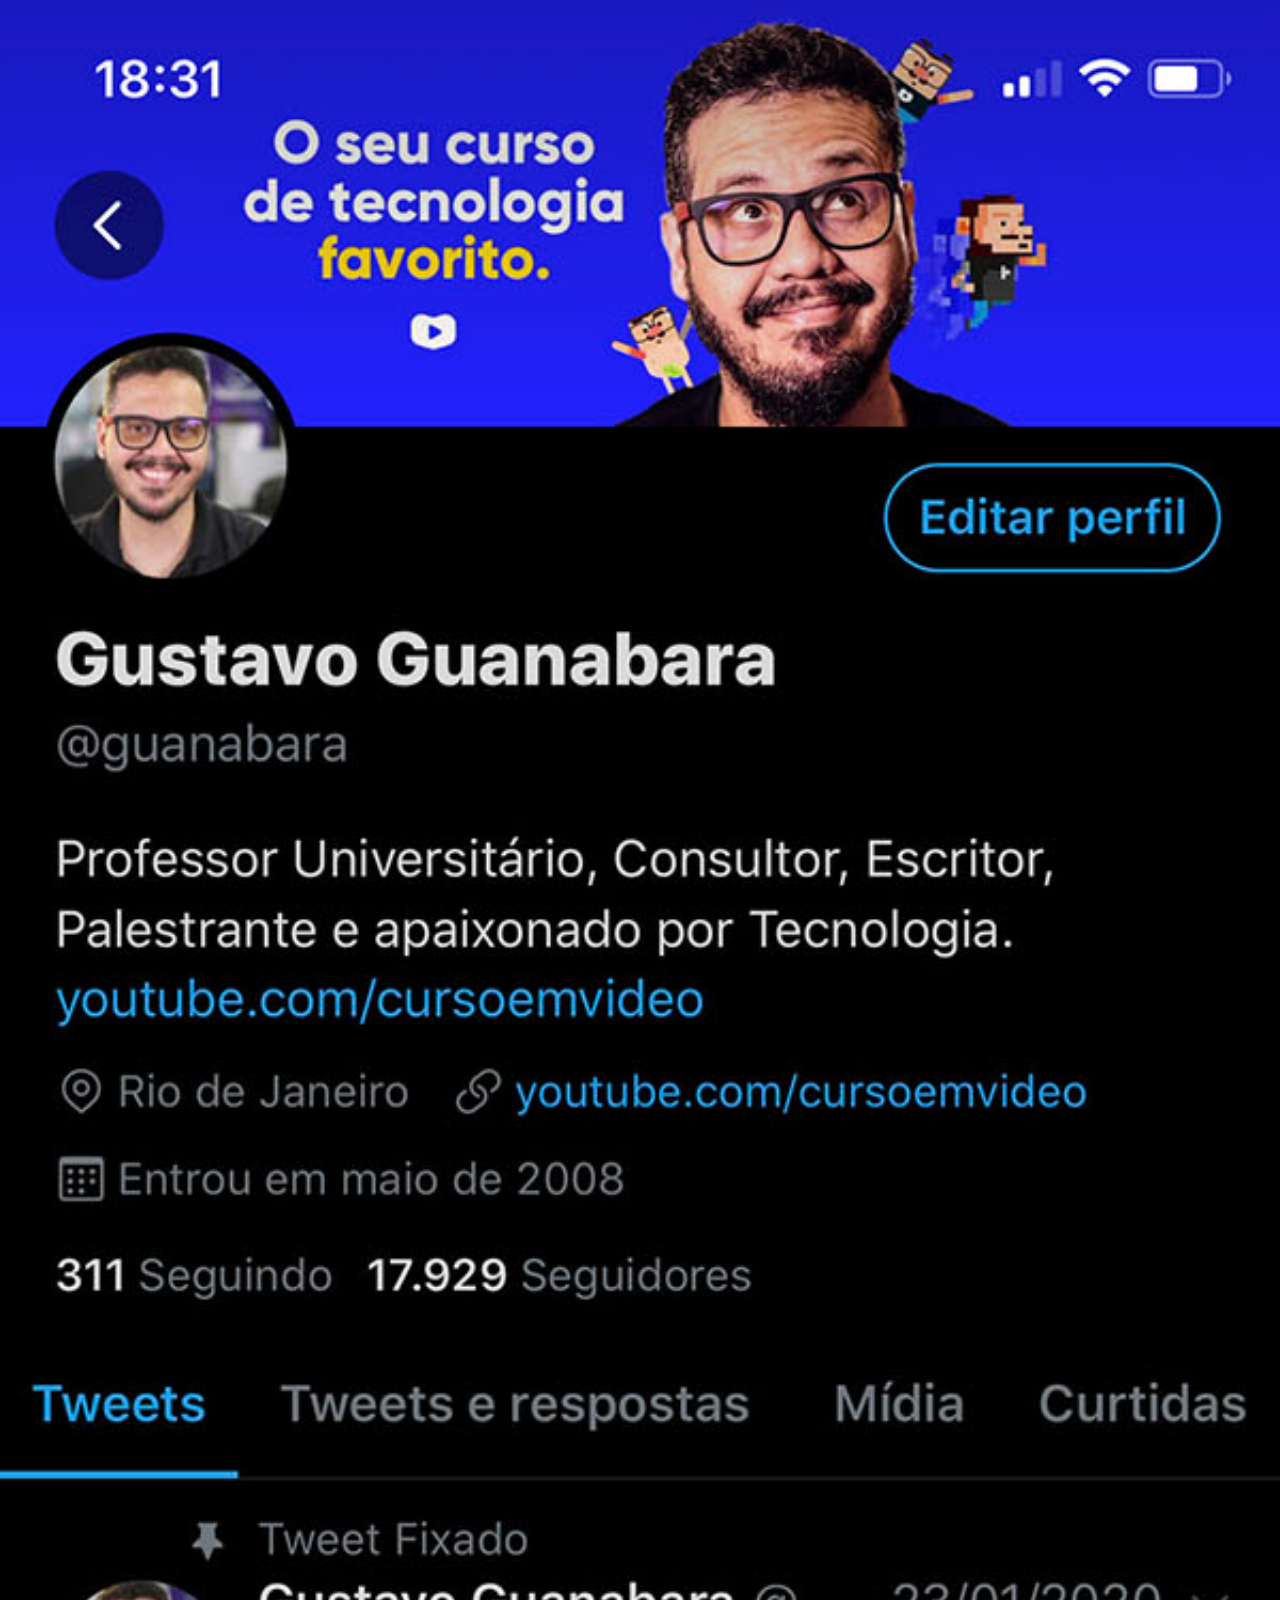
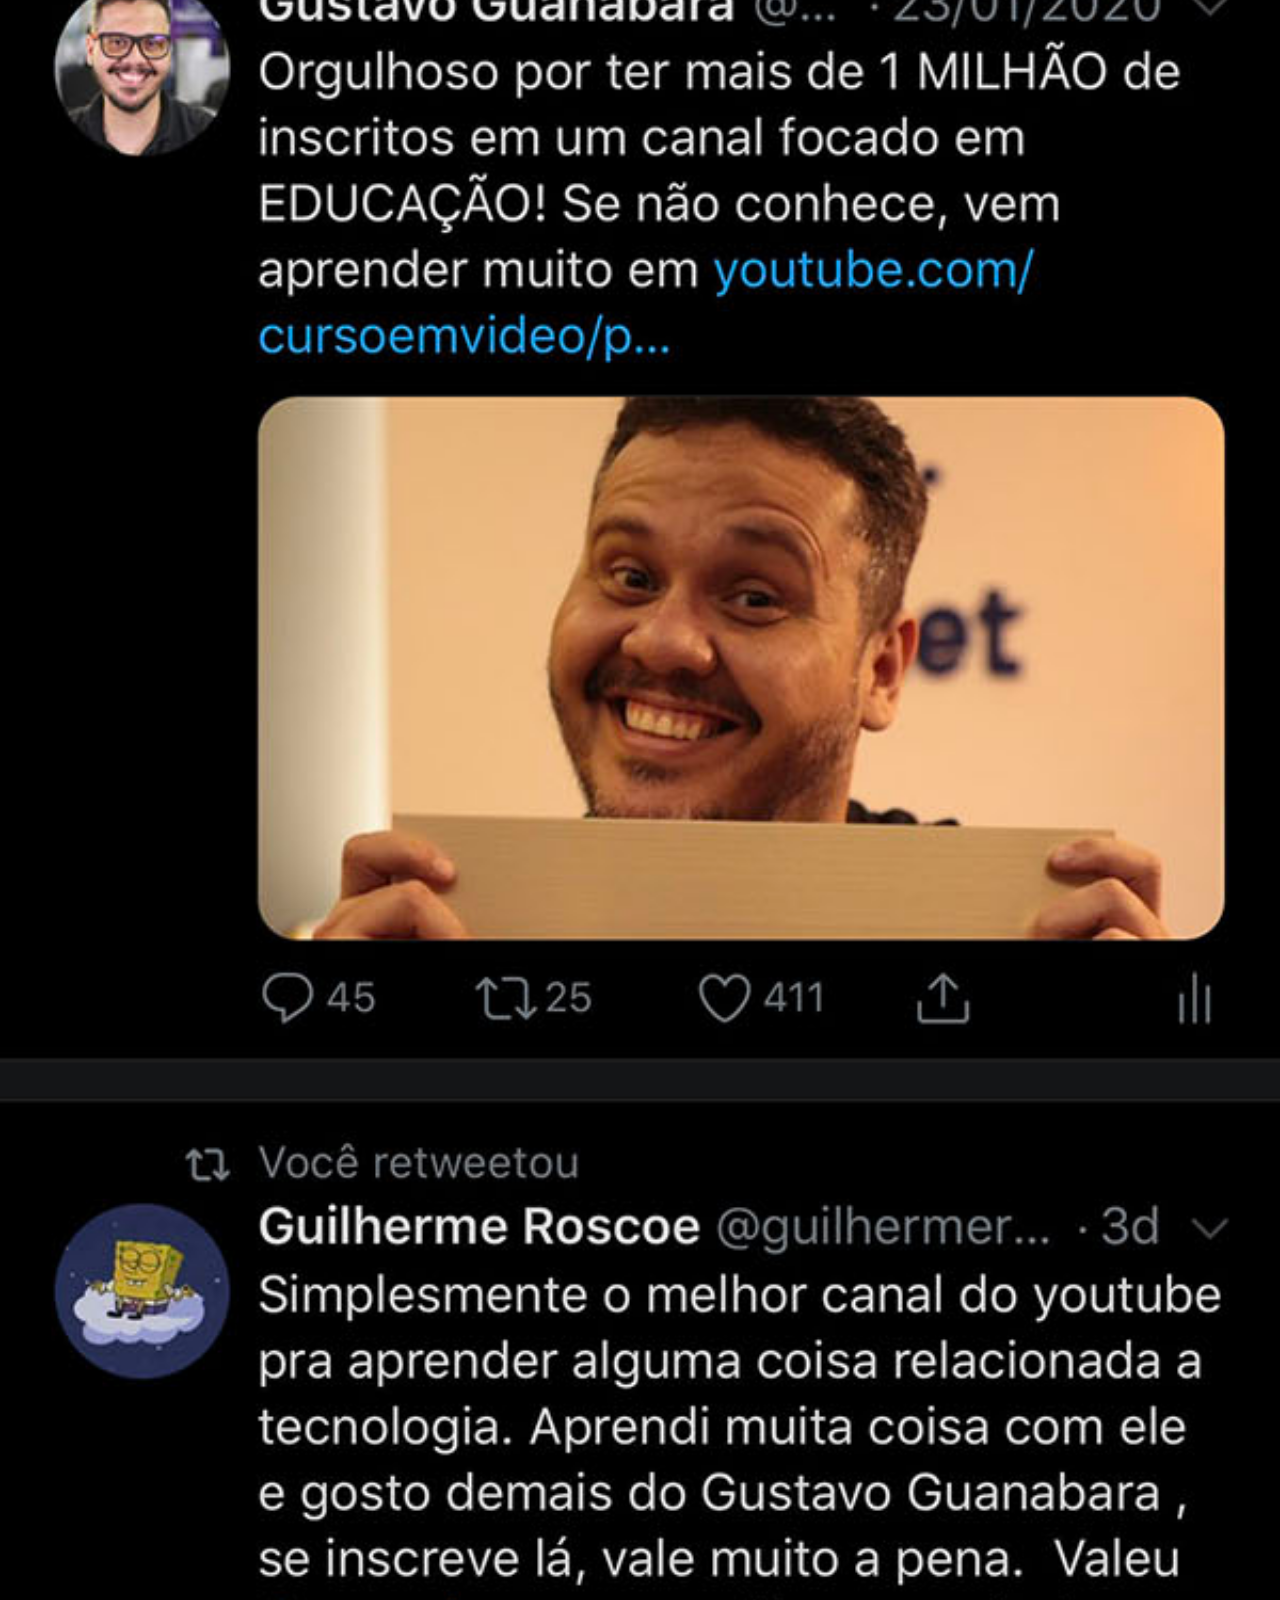
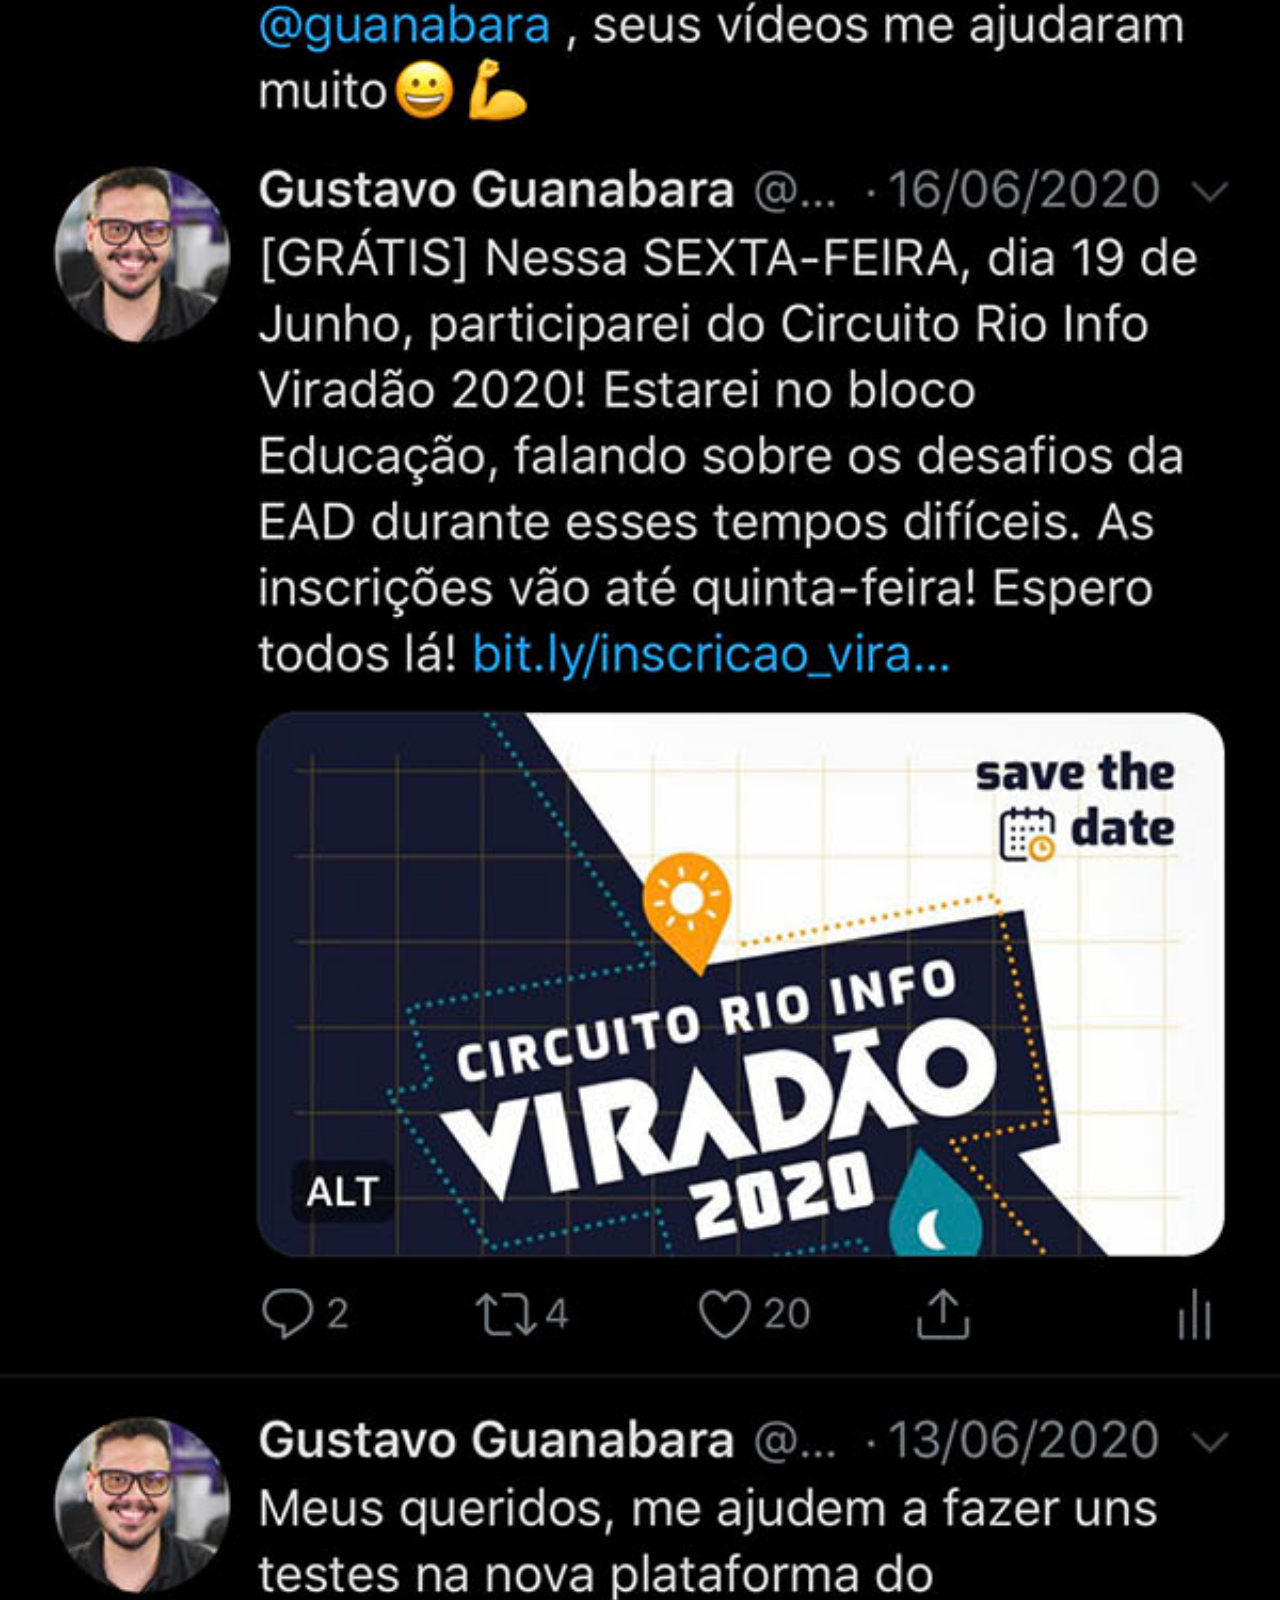
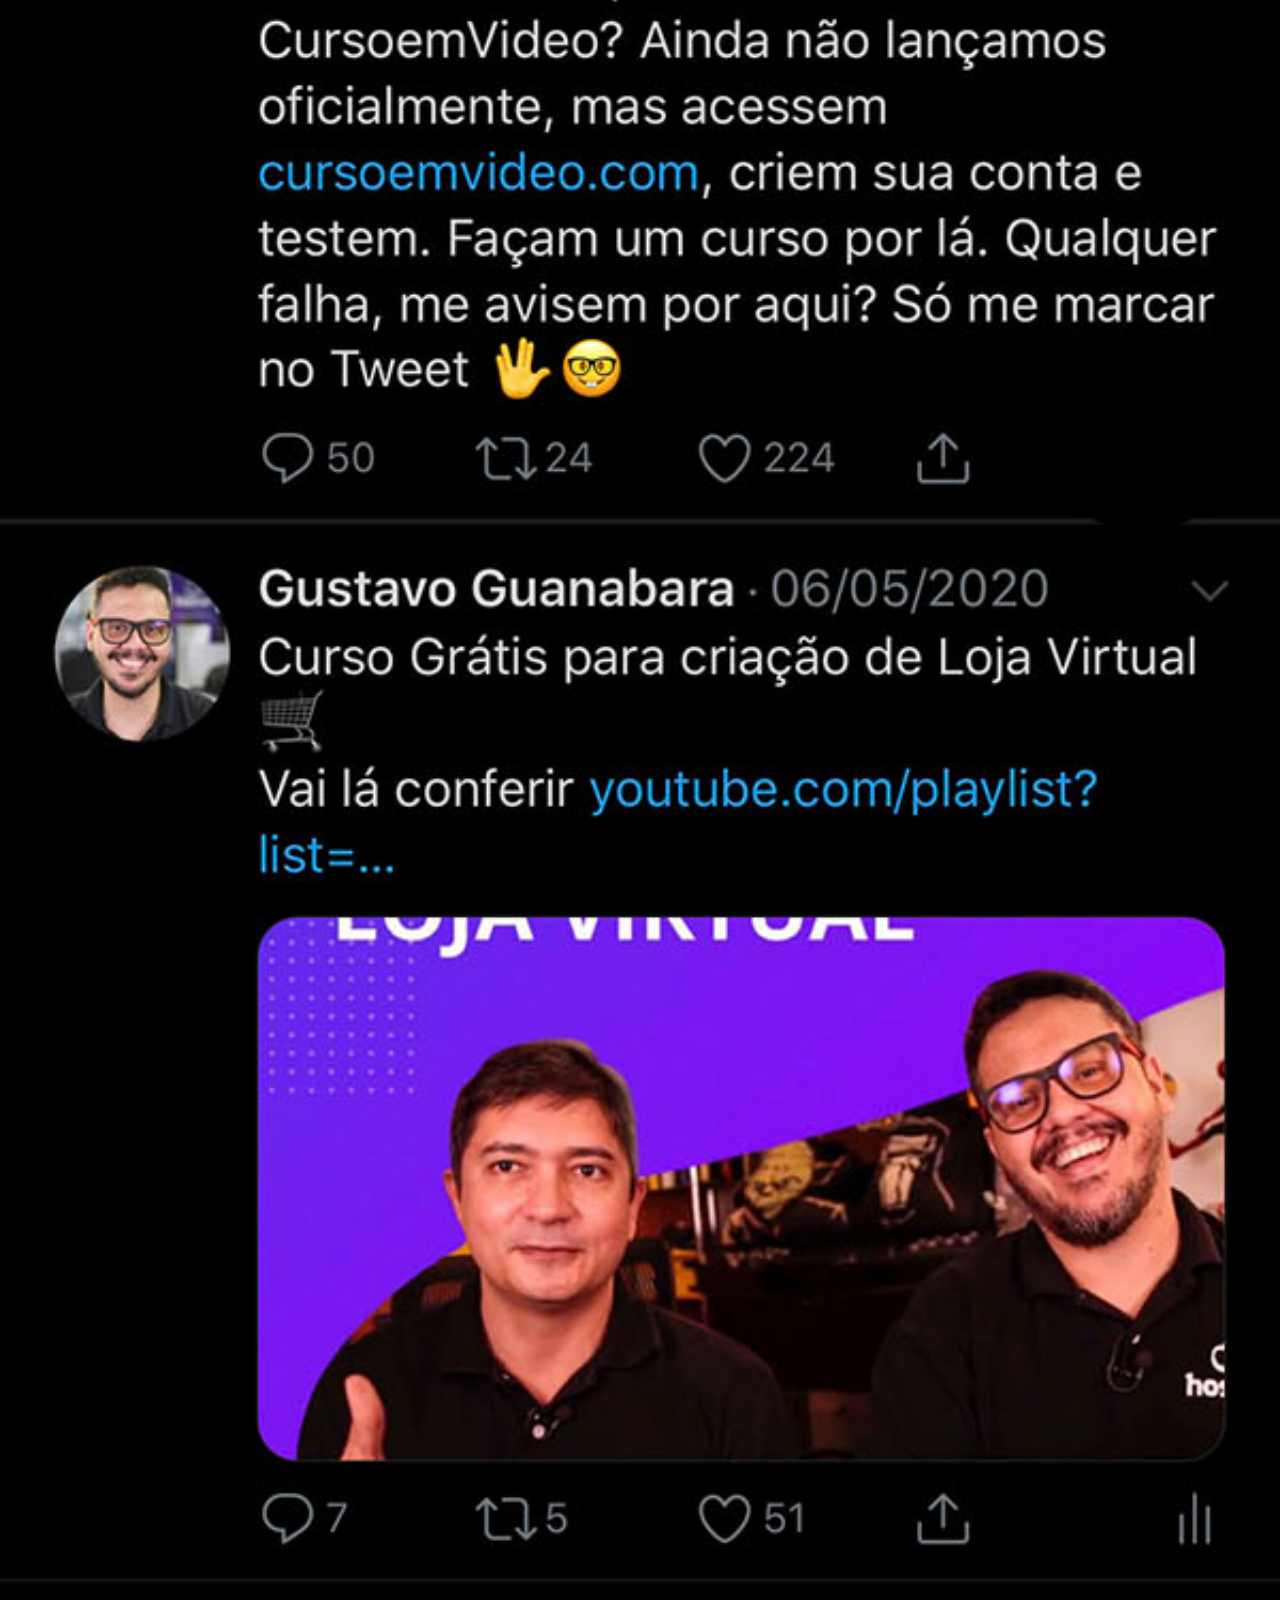
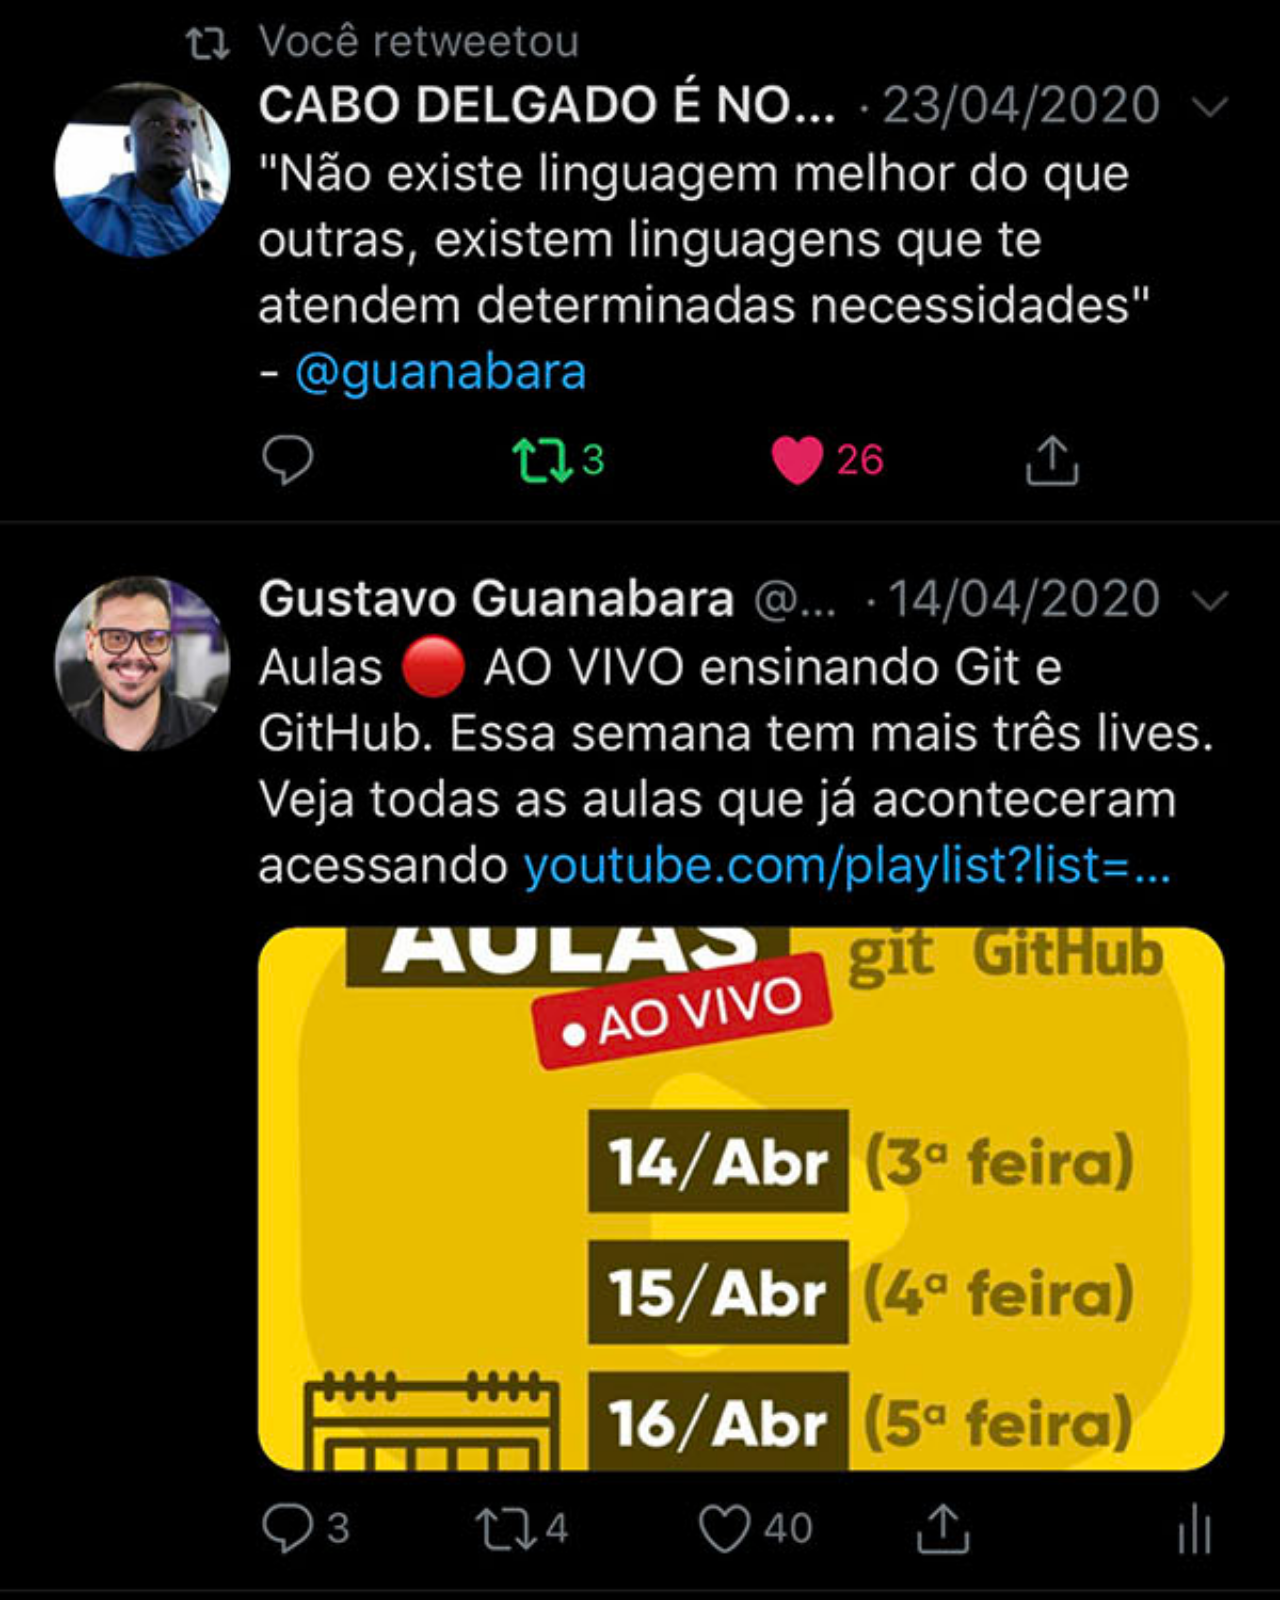
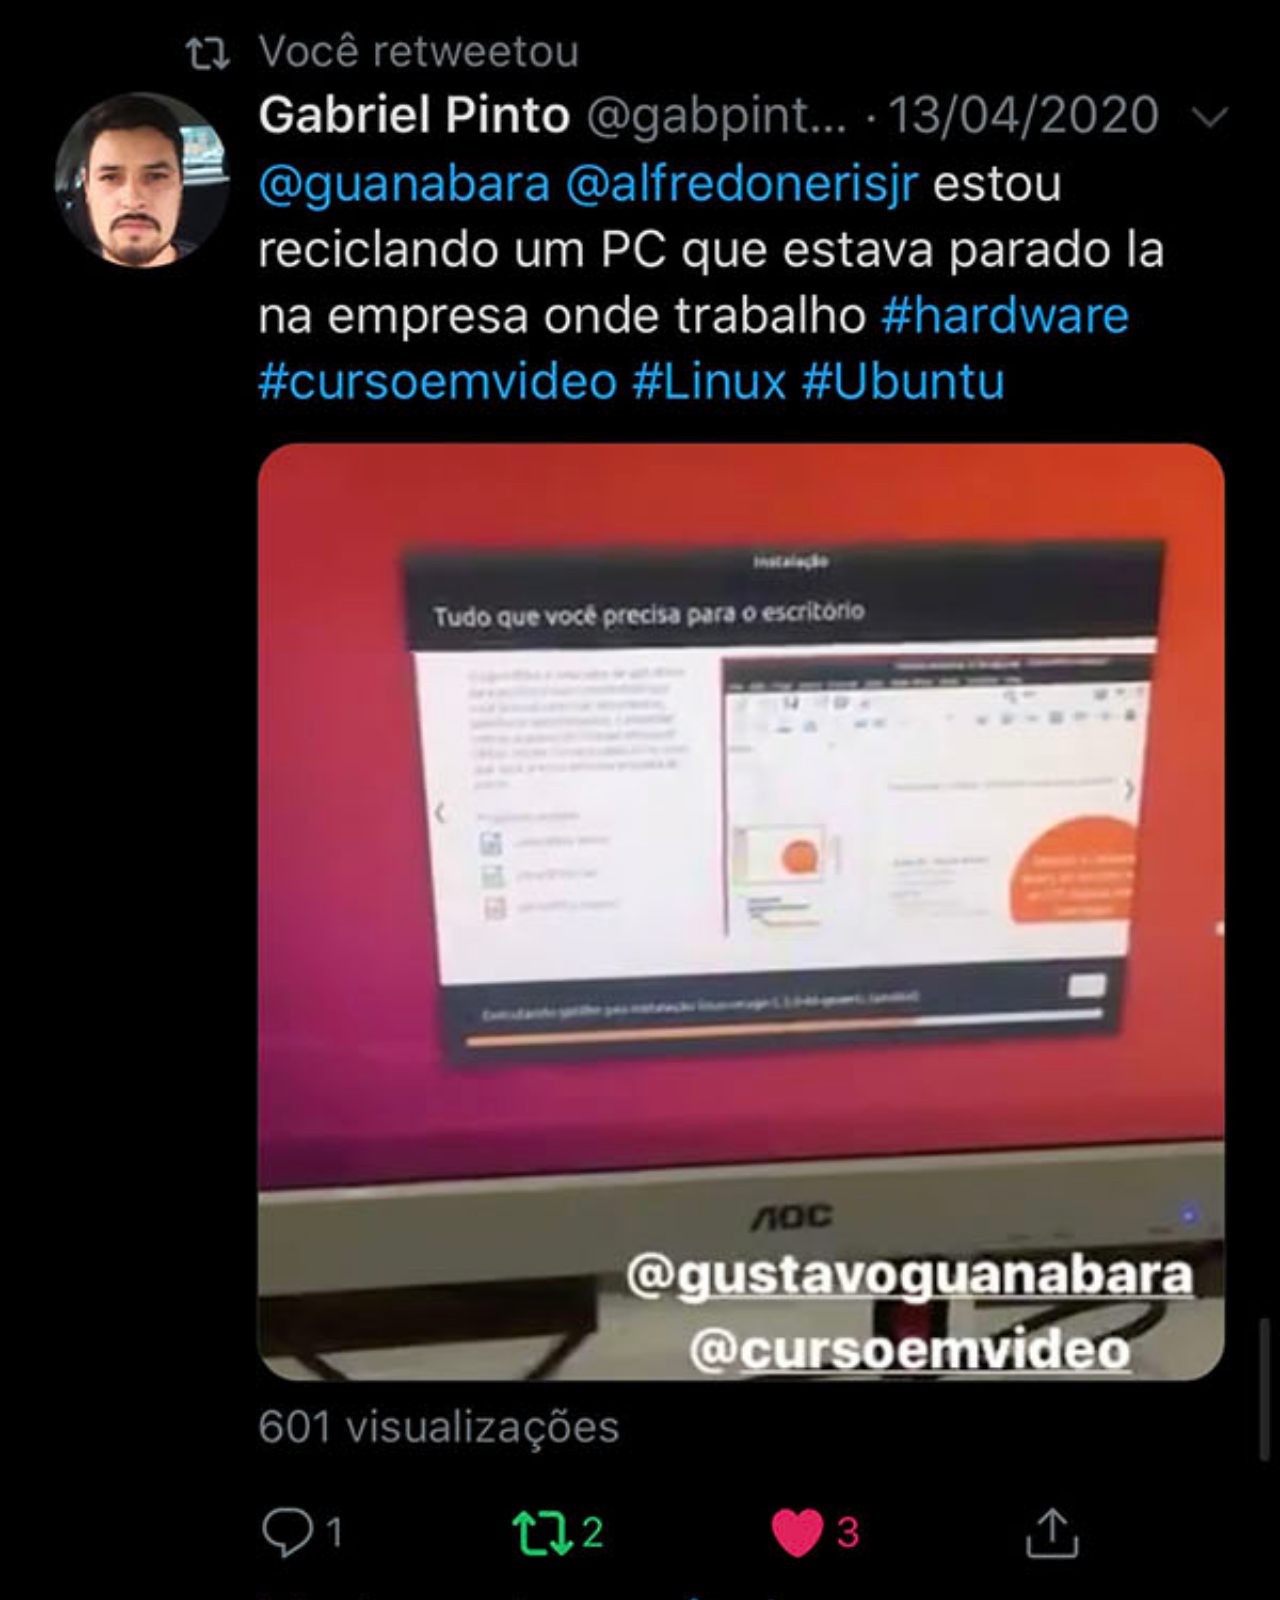
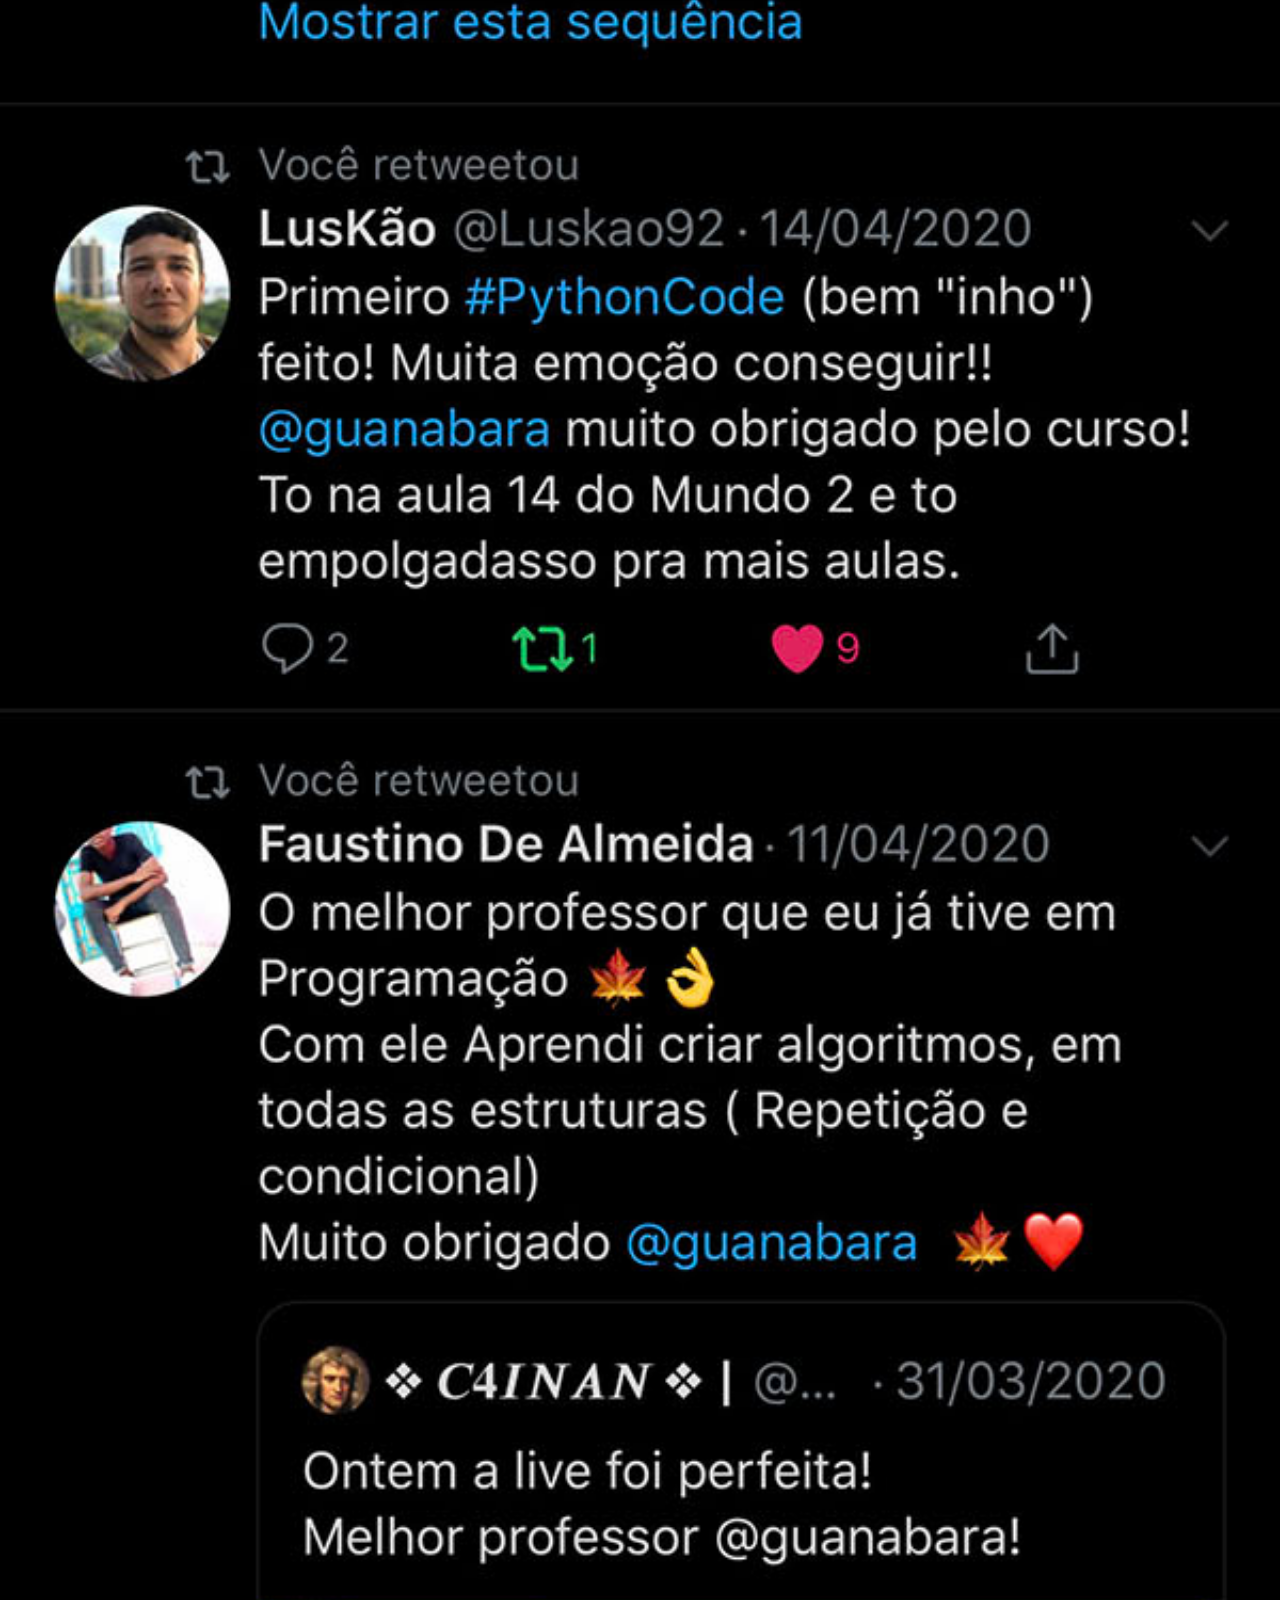
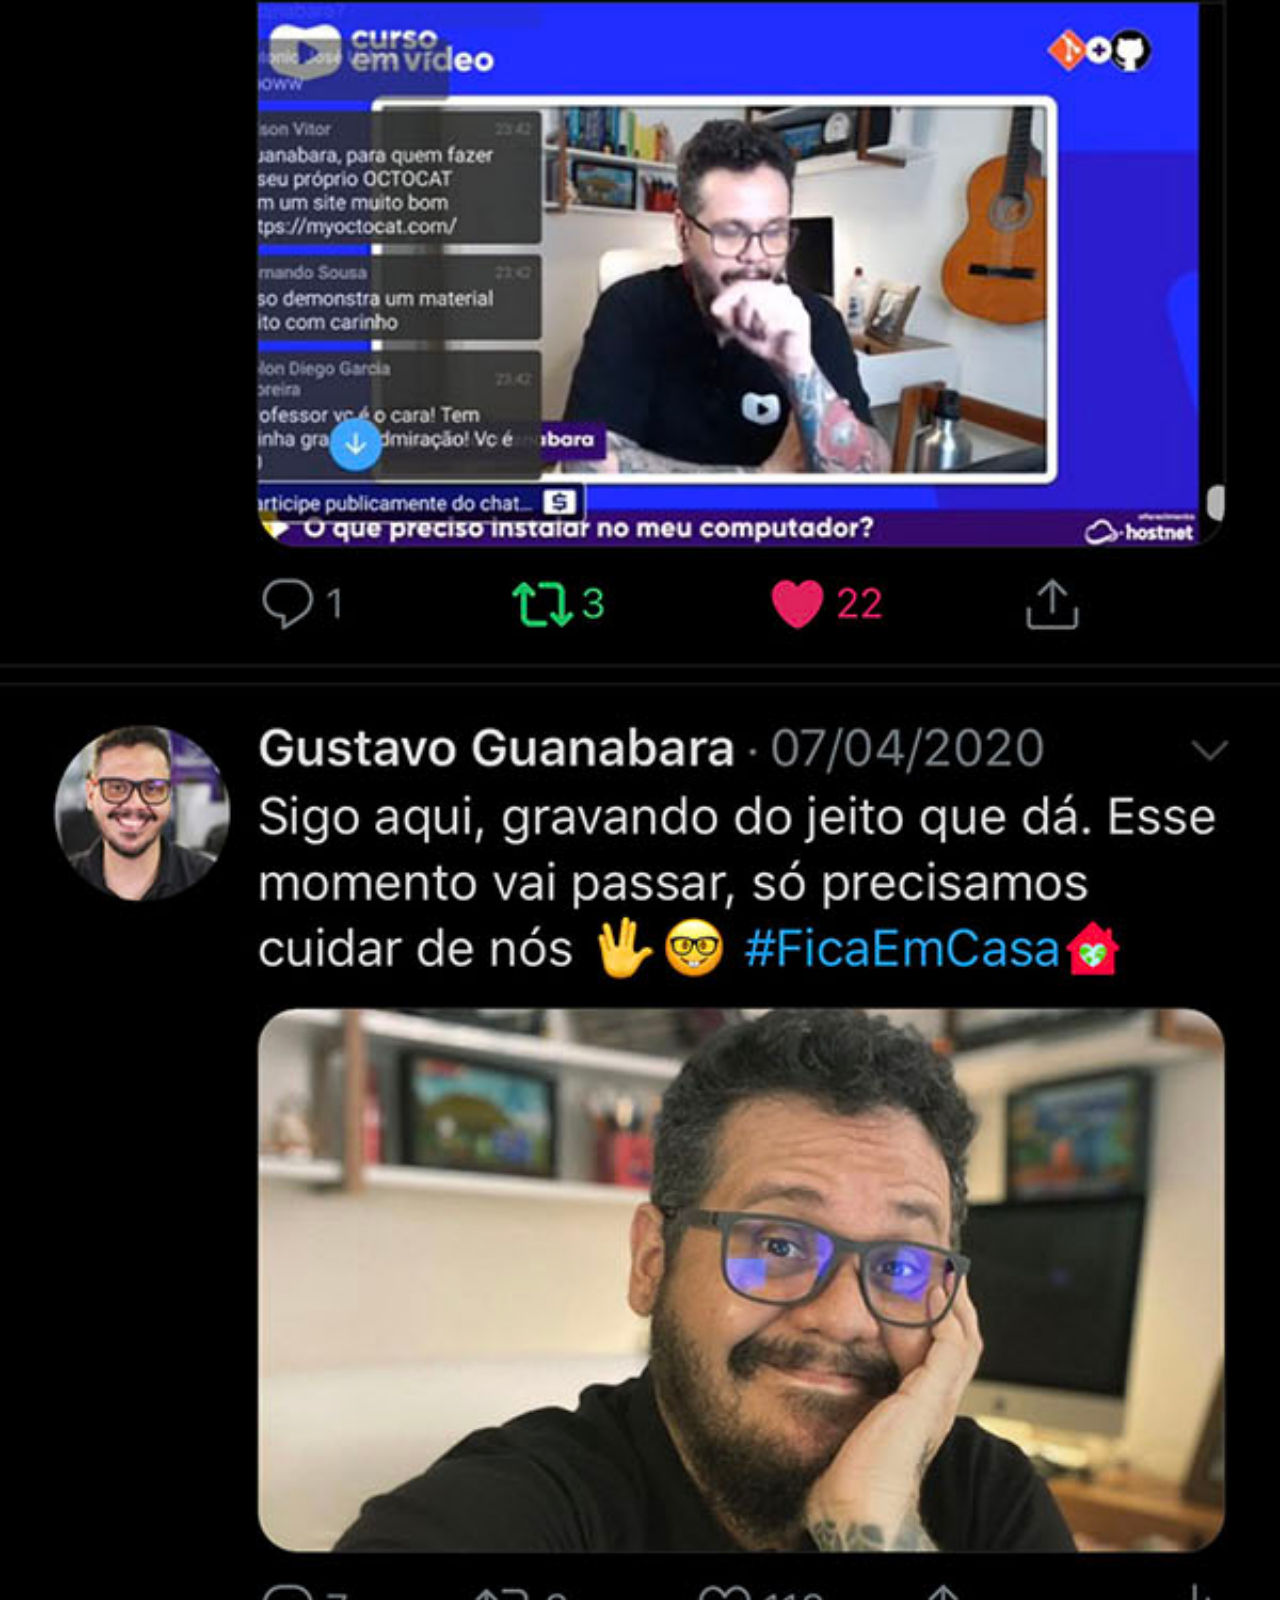
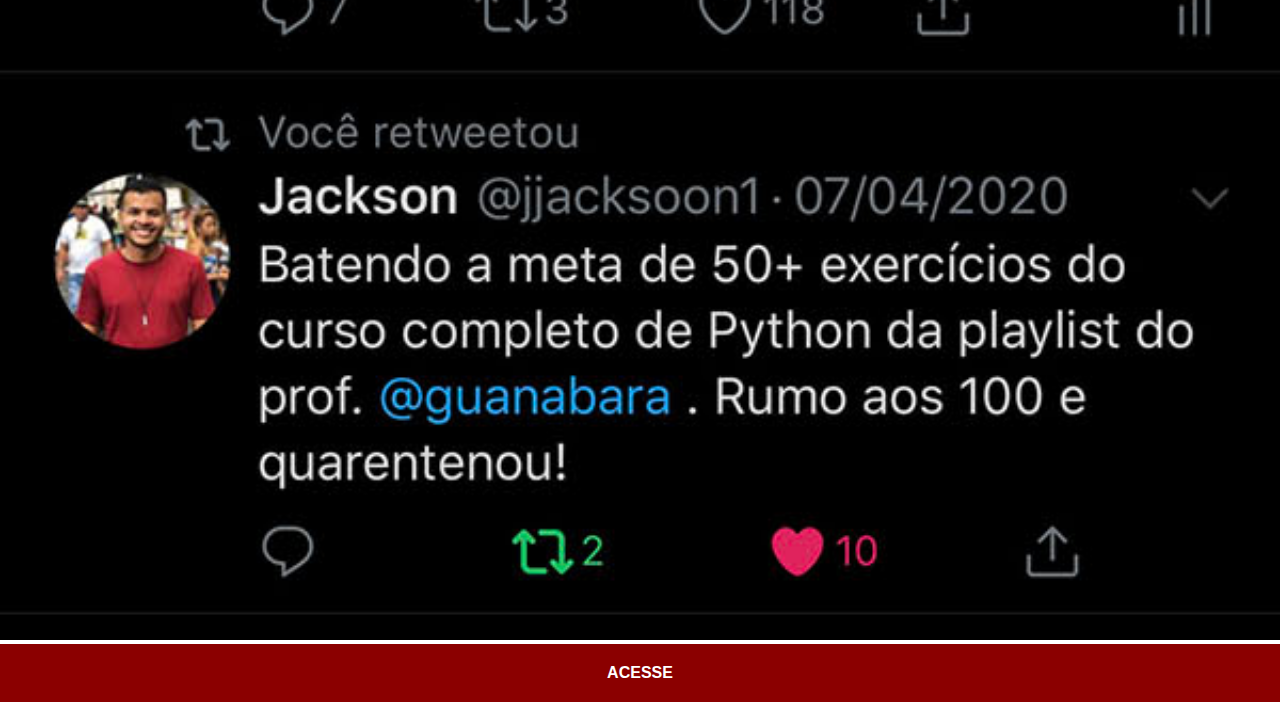
<file: twitter.html>
<!DOCTYPE html>
<html lang="pt-br">
<head>
    <meta charset="UTF-8">
    <meta name="viewport" content="width=device-width, initial-scale=1.0">
    <title>Twitter</title>
    <link rel="stylesheet" href="estilos/social.css">
</head>
<body>
    <img src="imagens/tela-twitter.jpg" alt="">
    <a href="https://twitter.com/guanabara" target="_blank">ACESSE</a>
</body>
</html>
</file>
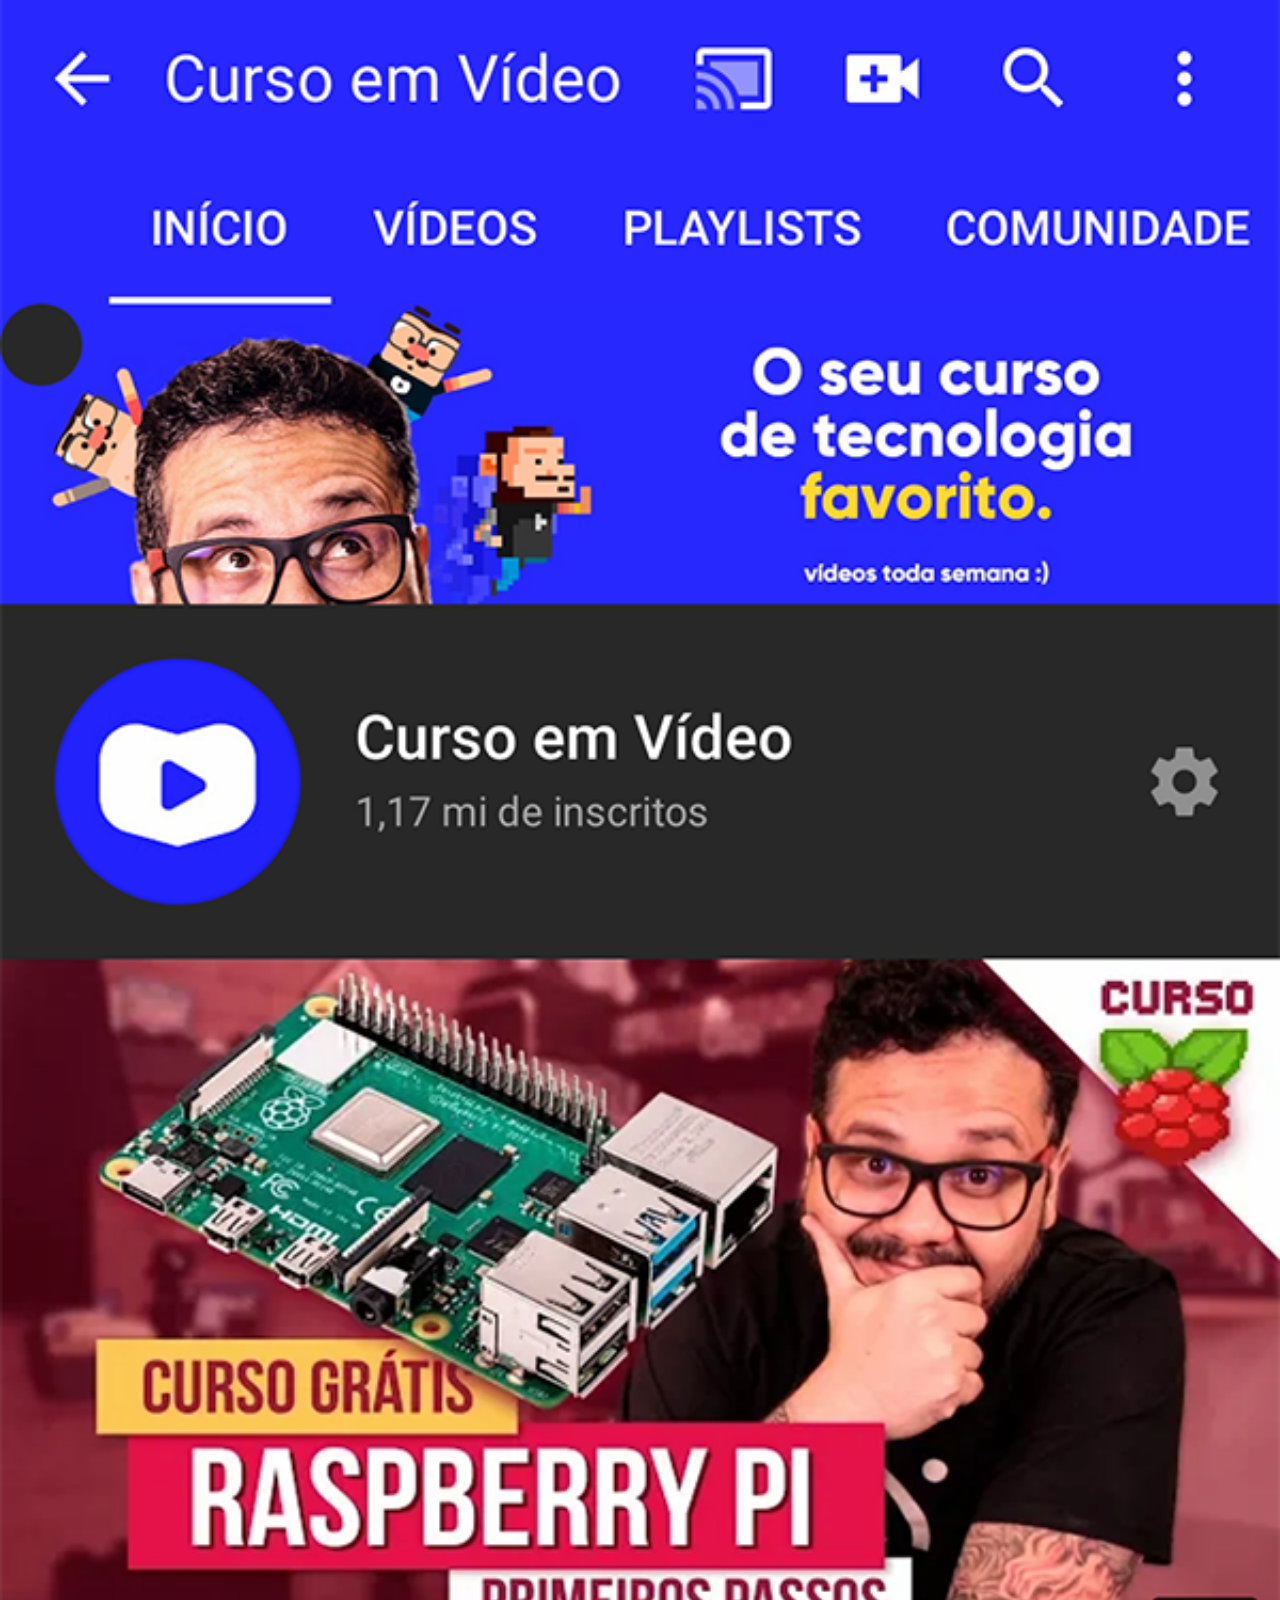
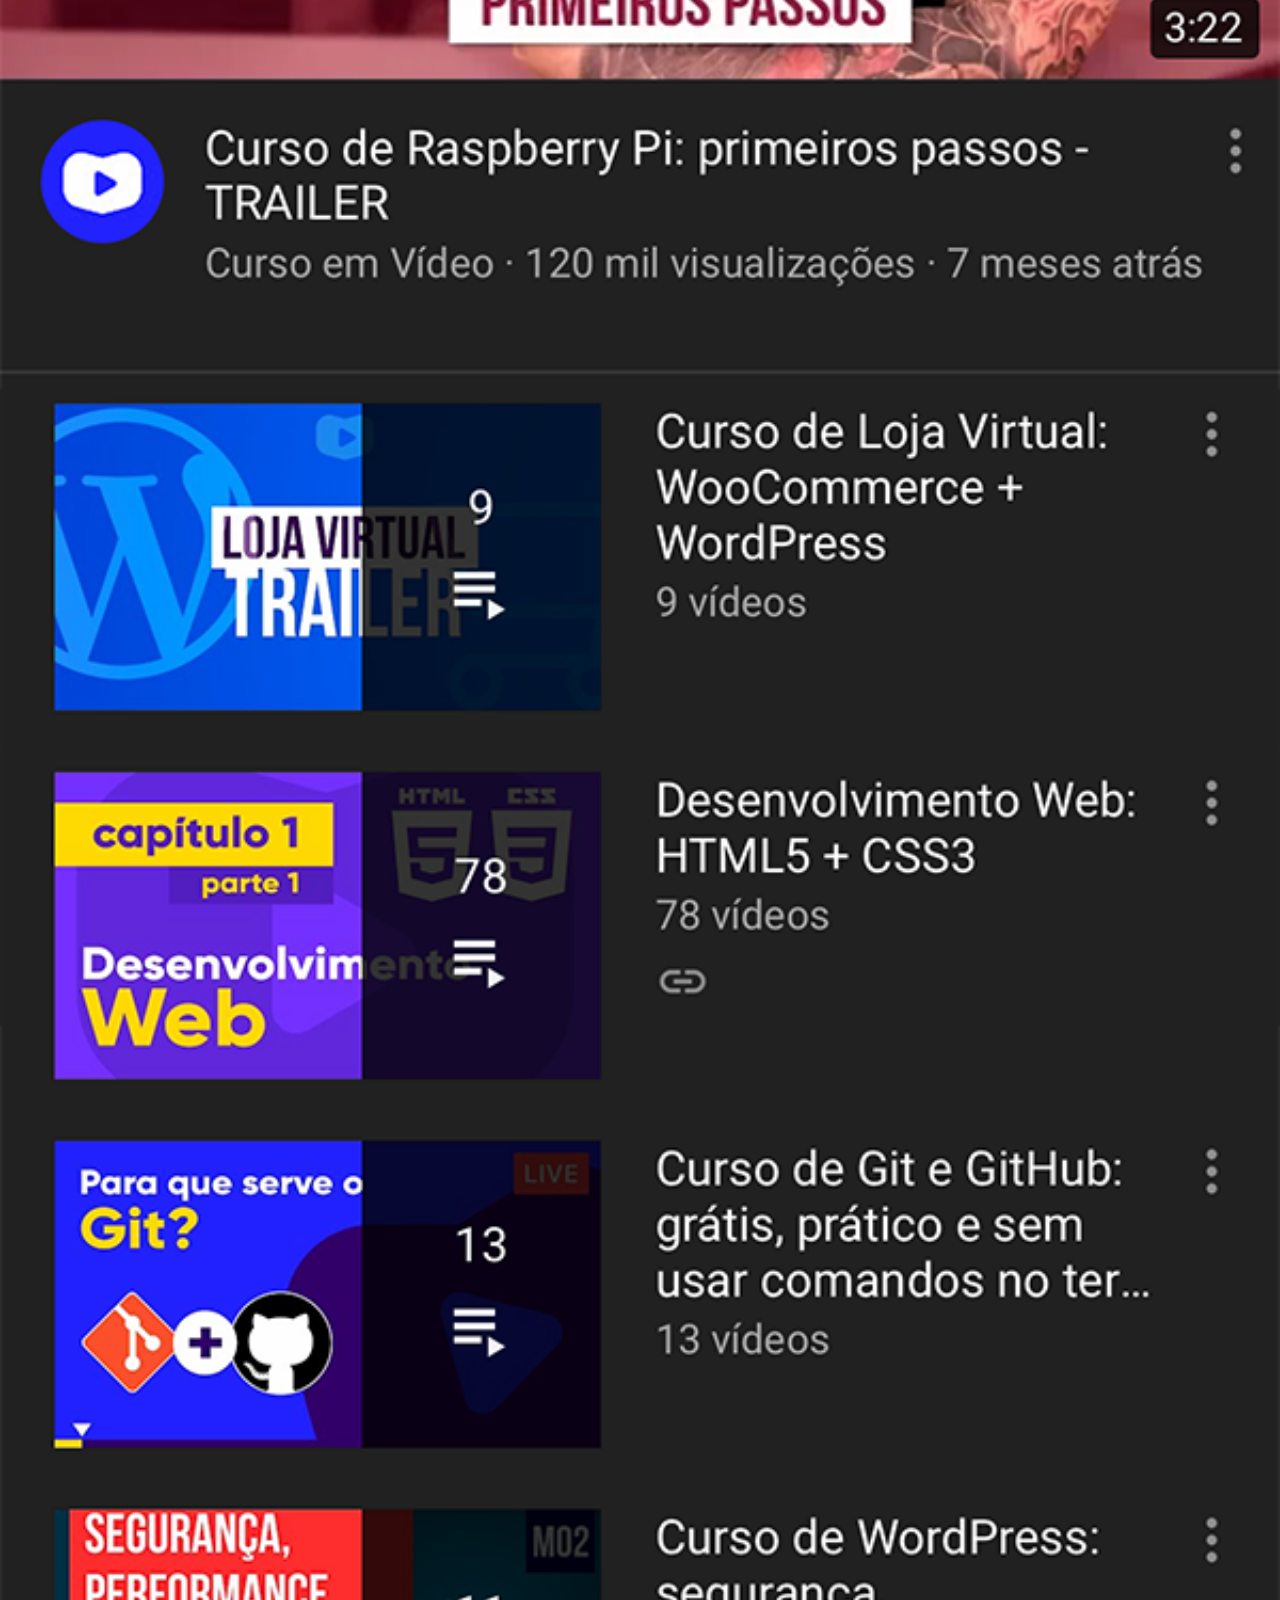
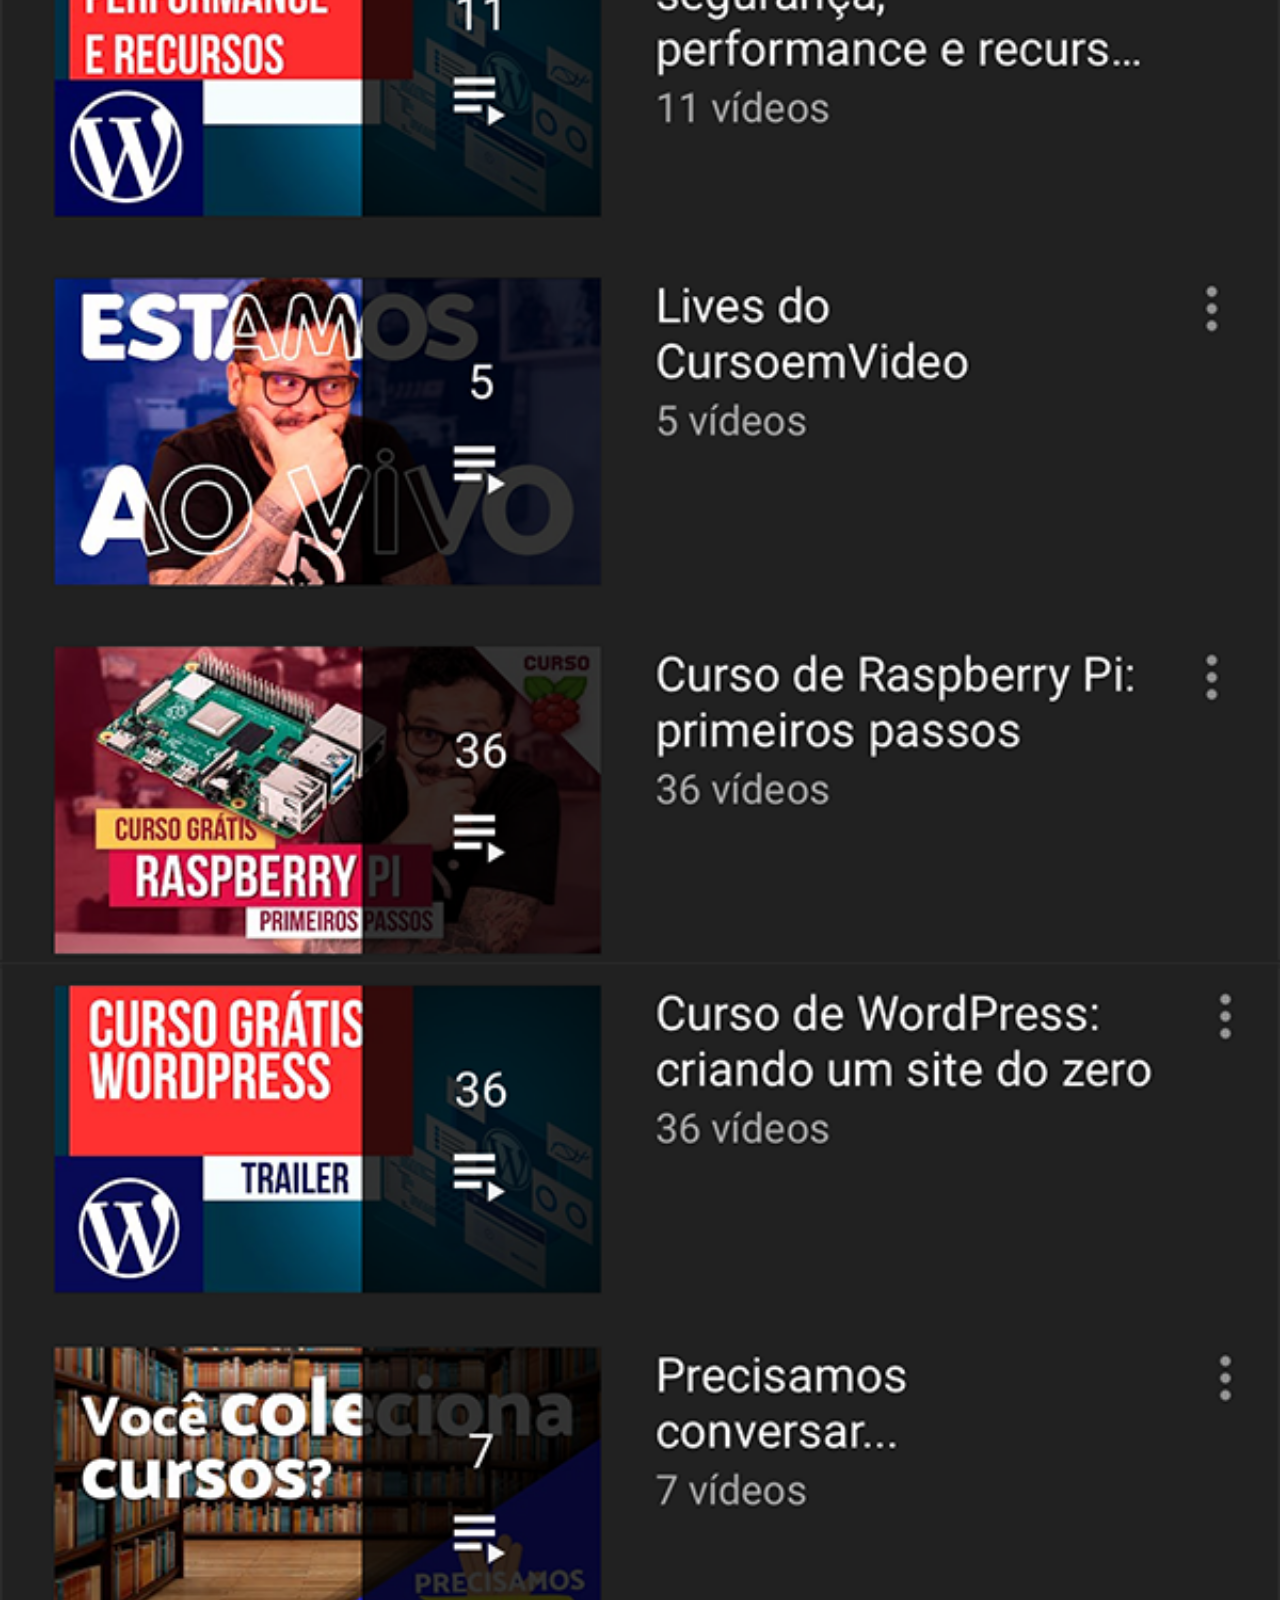
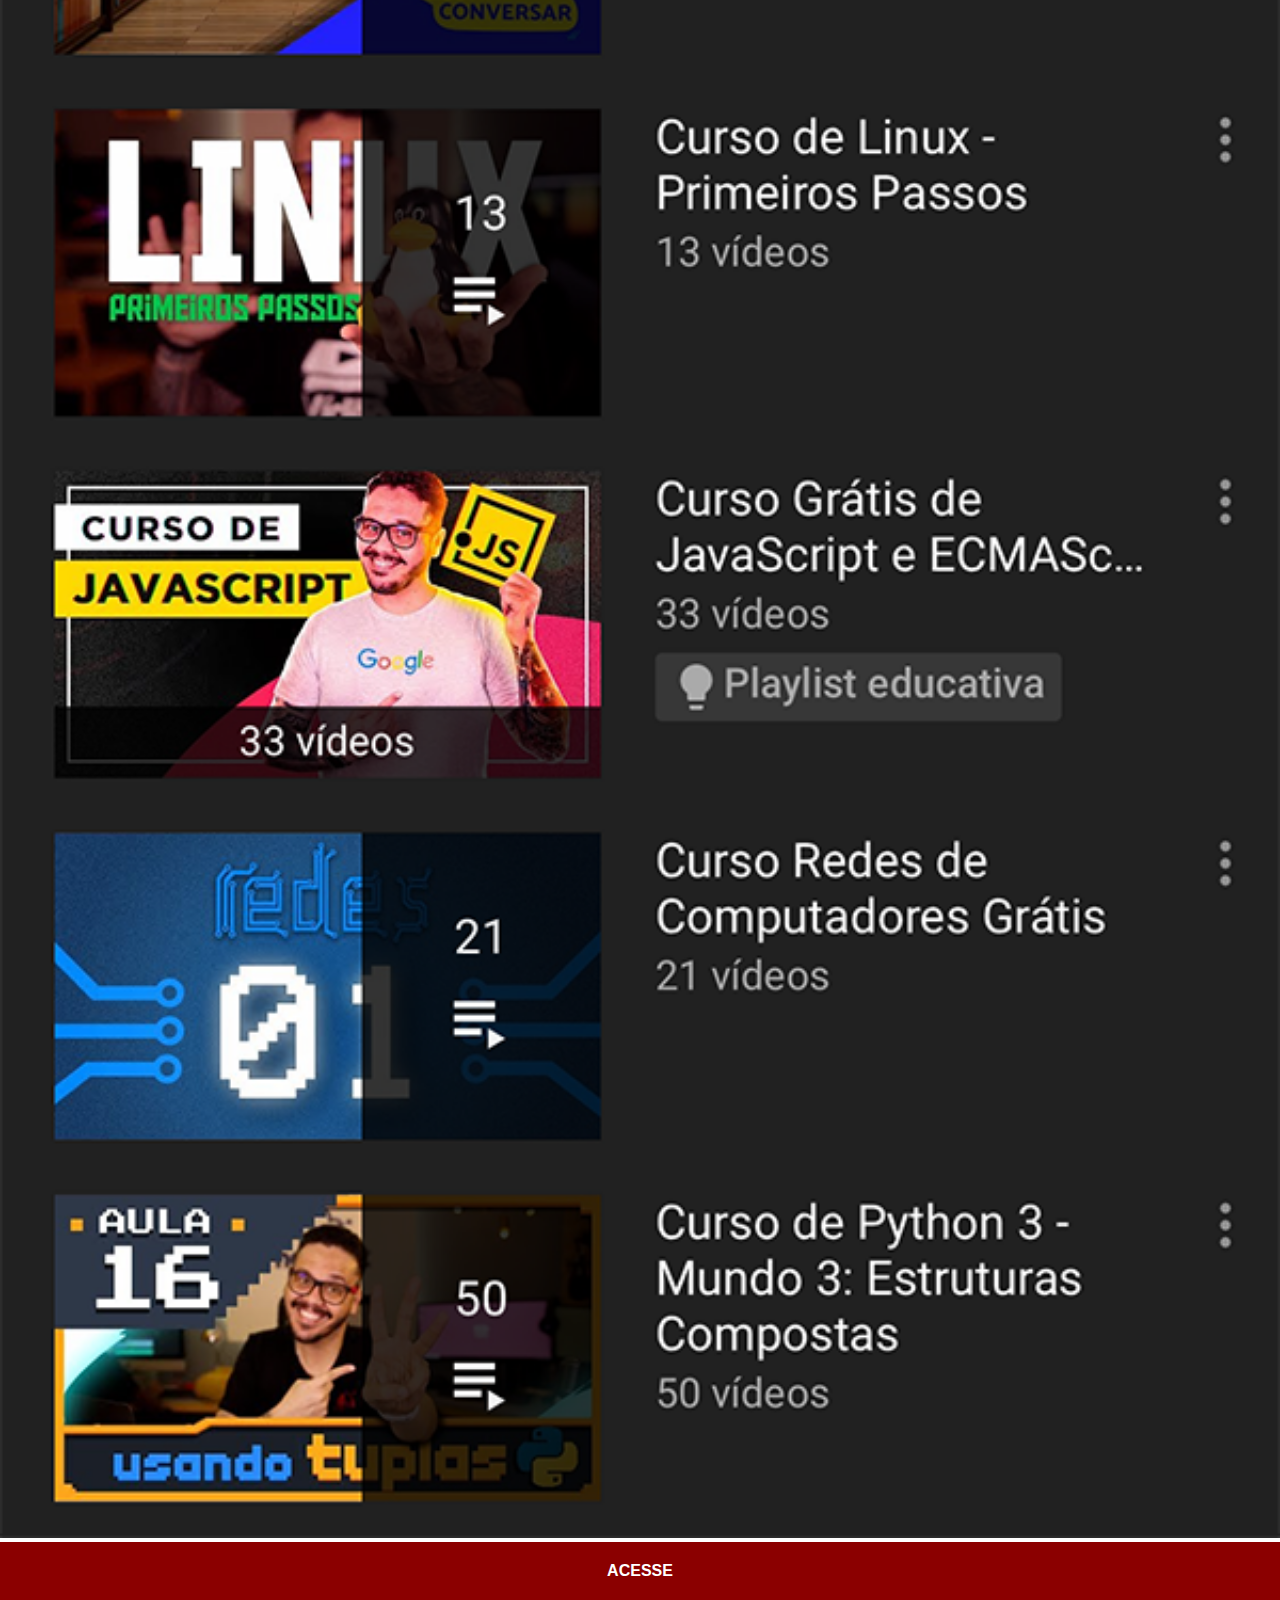
<file: youtube.html>
<!DOCTYPE html>
<html lang="pt-br">
<head>
    <meta charset="UTF-8">
    <meta name="viewport" content="width=device-width, initial-scale=1.0">
    <title>Youtube</title>
    <link rel="stylesheet" href="estilos/social.css">
</head>
<body>
    <img src="imagens/tela-youtube.png" alt="">
    <a href="https://www.youtube.com/@CursoemVideo/featured" target="_blank">ACESSE</a>
</body>
</html>
</file>
<file: estilos/style.css>
@charset "UTF-8";

* {
    margin: 0px;
    padding: 0px;
    font-family: Arial, Helvetica, sans-serif;
}

html, body { 
    height: 100vh;
    width: 100vw;
    background-color: black;
    background: url('../imagens/fundo-madeira.jpg') no-repeat top center;
    background-size: cover;
    background-attachment: fixed;
    
}

main {
    height: 100vh;
    position: relative;
}

section#telefone {
    height: 627px;
    width: 311px;
    position: absolute;
    top: 50%;
    left: 50%;
    transform: translate(-50%, -50%);
    background: url('../imagens/frame-iphone.png') no-repeat;

}

iframe#tela {
    position: relative;
    top: 80px;
    left: 22px;
    width: 267px;
    height: 471px;
}

section#redes-sociais {
    text-align: right;
}

section#redes-sociais img {
    width: 50px;
    margin: 10px;
    border-radius: 50%;
    box-shadow: 2px 2px 5px rgba(0, 0, 0, 0.400);
    box-sizing: border-box;
}

section#redes-sociais img:hover {
    border: 2px solid rgba(255, 255, 255, 0.637);
    transform: translate(-3px, -3px);
    box-shadow: 5px 5px 10px rgba(0, 0, 0, 0.623);
    transition: 0.2s;

}
</file>
<file: estilos/social.css>
@charset "UTF-8";

* {
    margin: 0px;
    padding: 0px;
    font-family: Arial, Helvetica, sans-serif;
}

::-webkit-scrollbar {
    width: 0px;
    height: 0px;
}

img {
    width: 100vw;
}

a {
    display: block;
    background-color: darkred;
    color: white;
    padding: 20px;
    text-align: center;
    font-weight: bolder;
    text-decoration: none;

}

a:hover {
    background-color: red;
}
</file>
